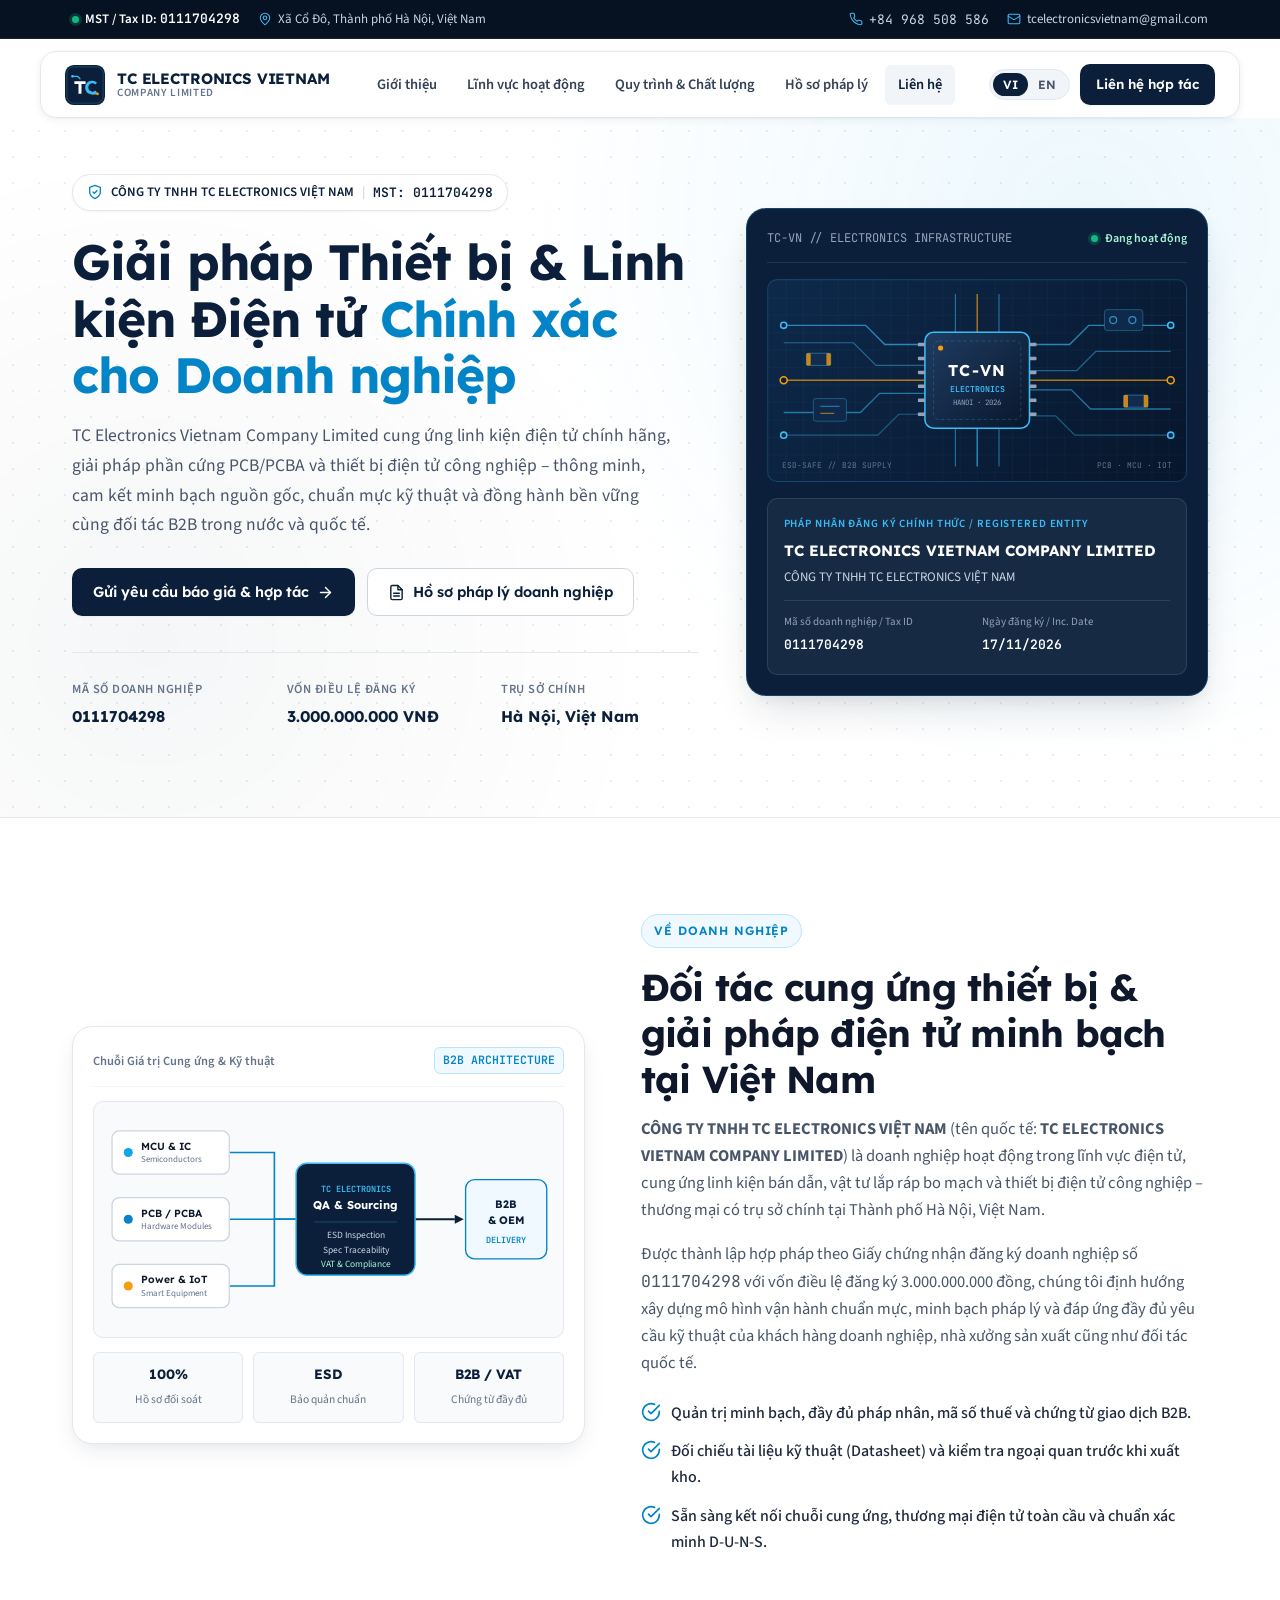
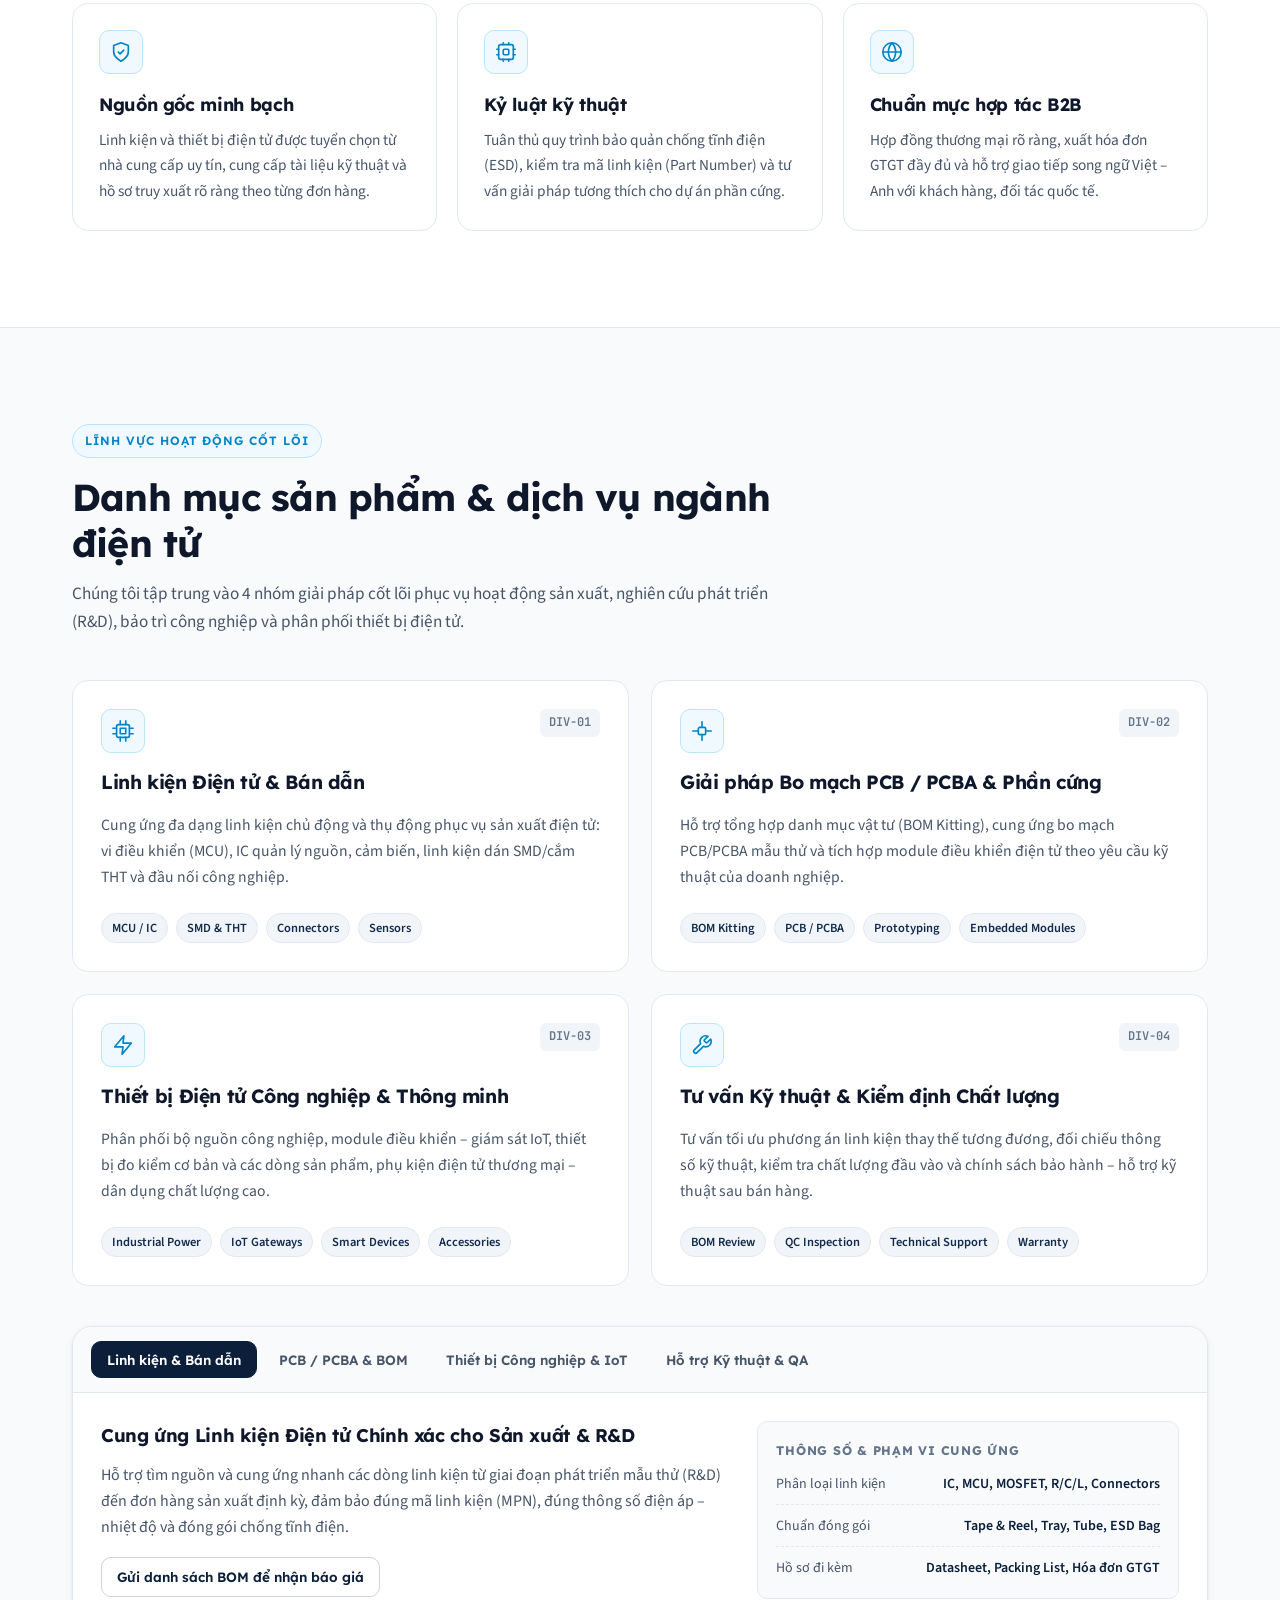
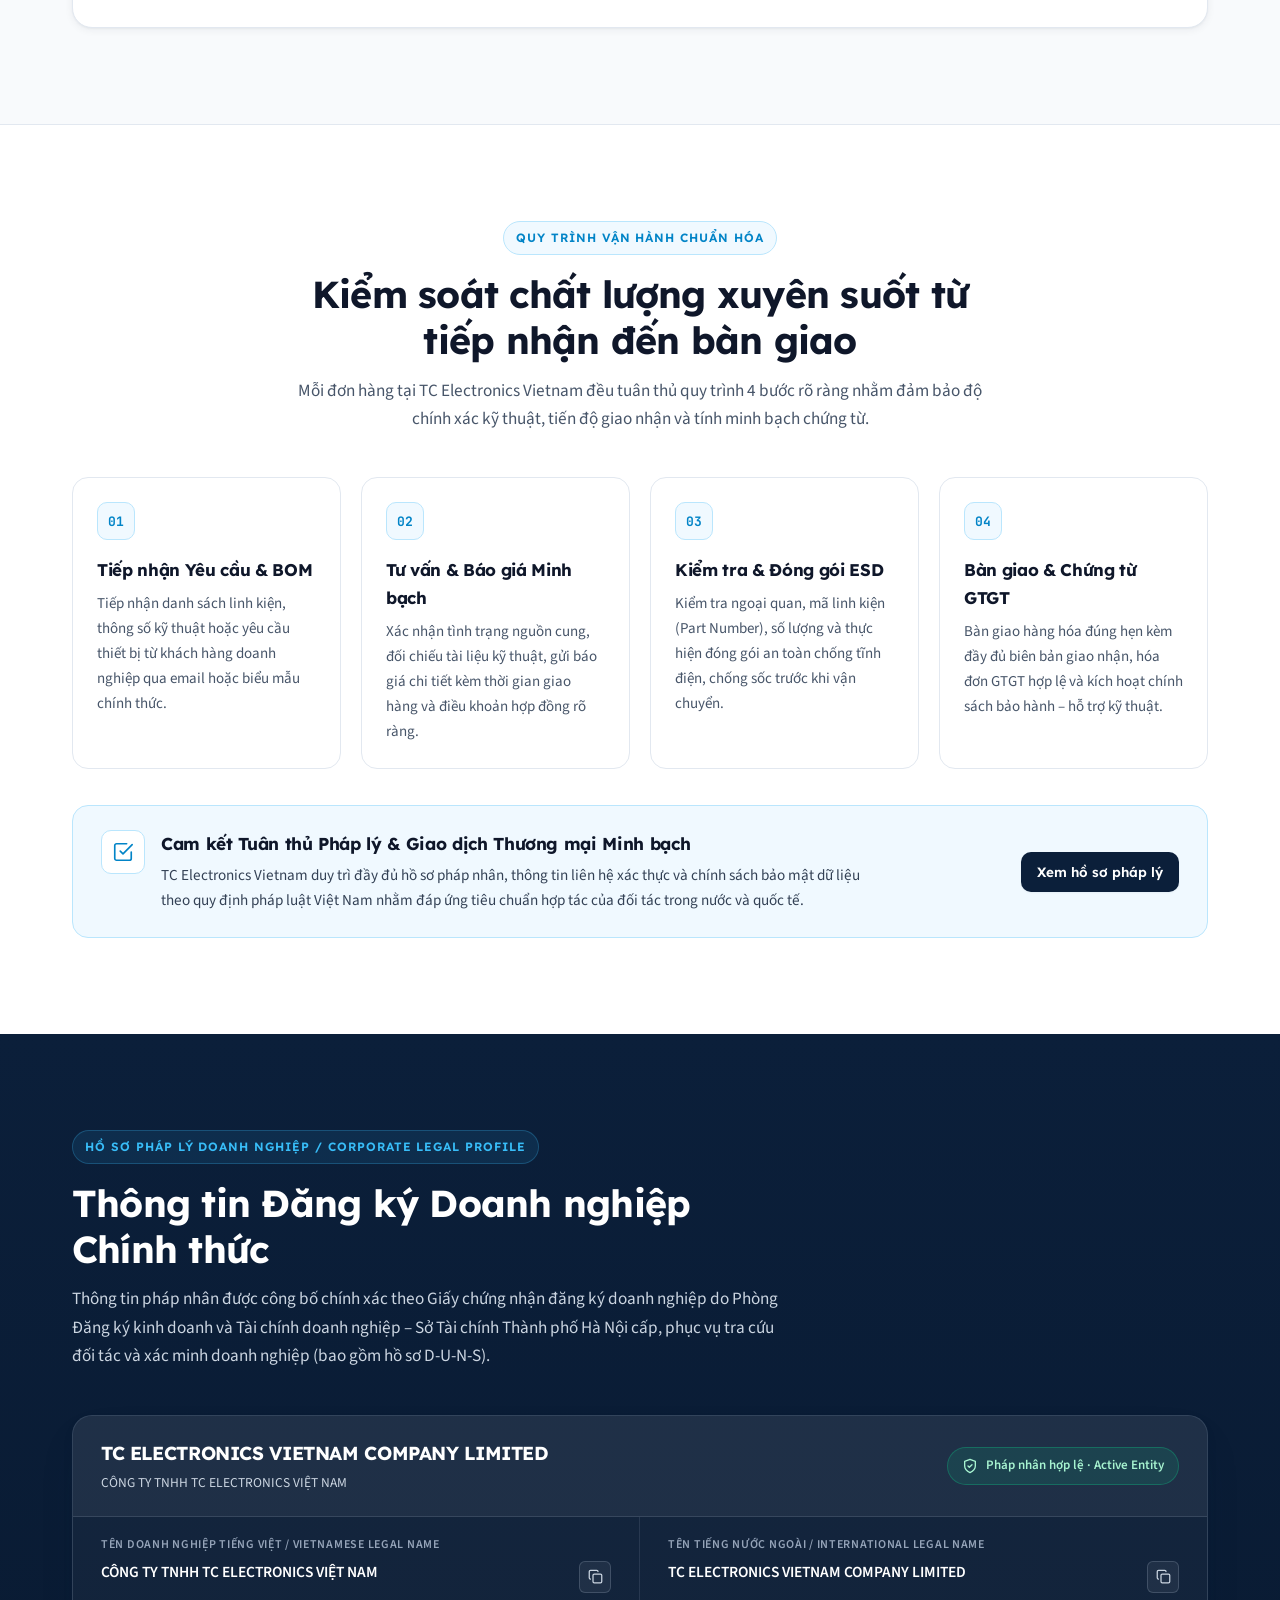
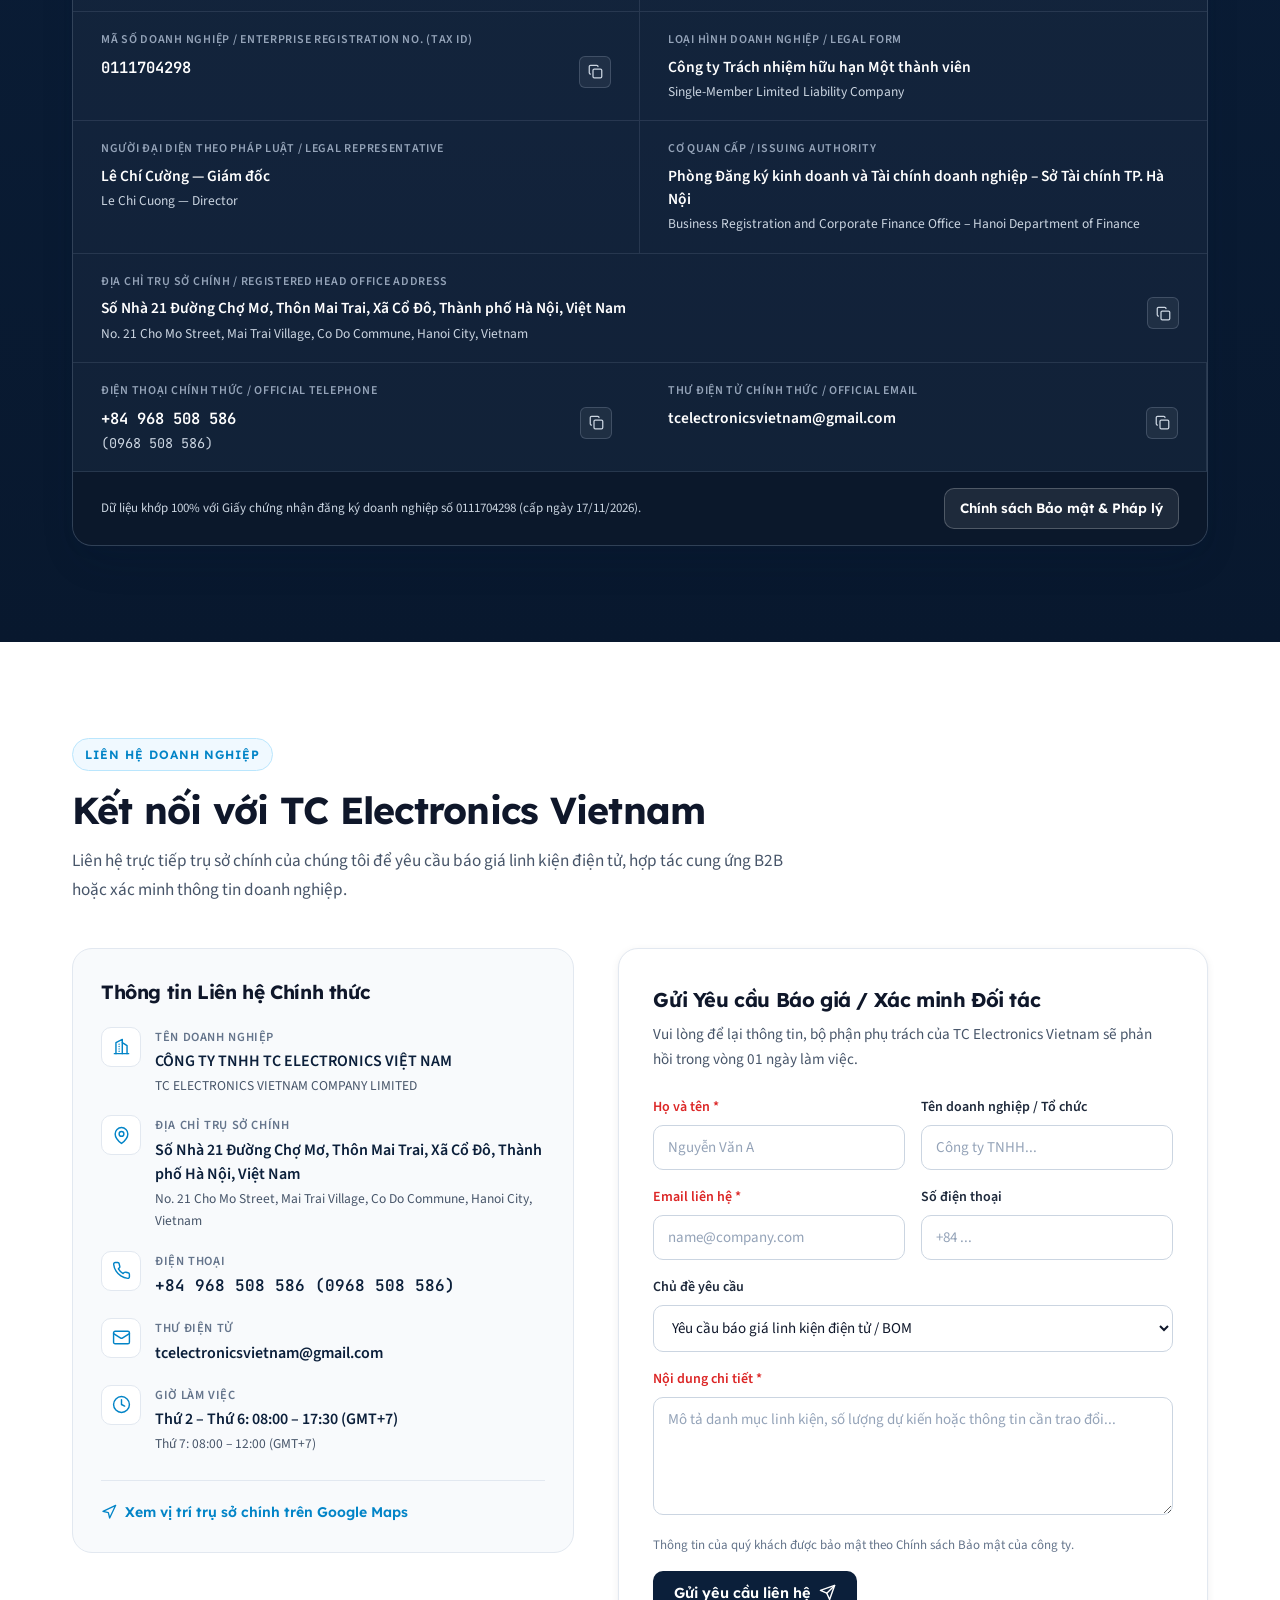
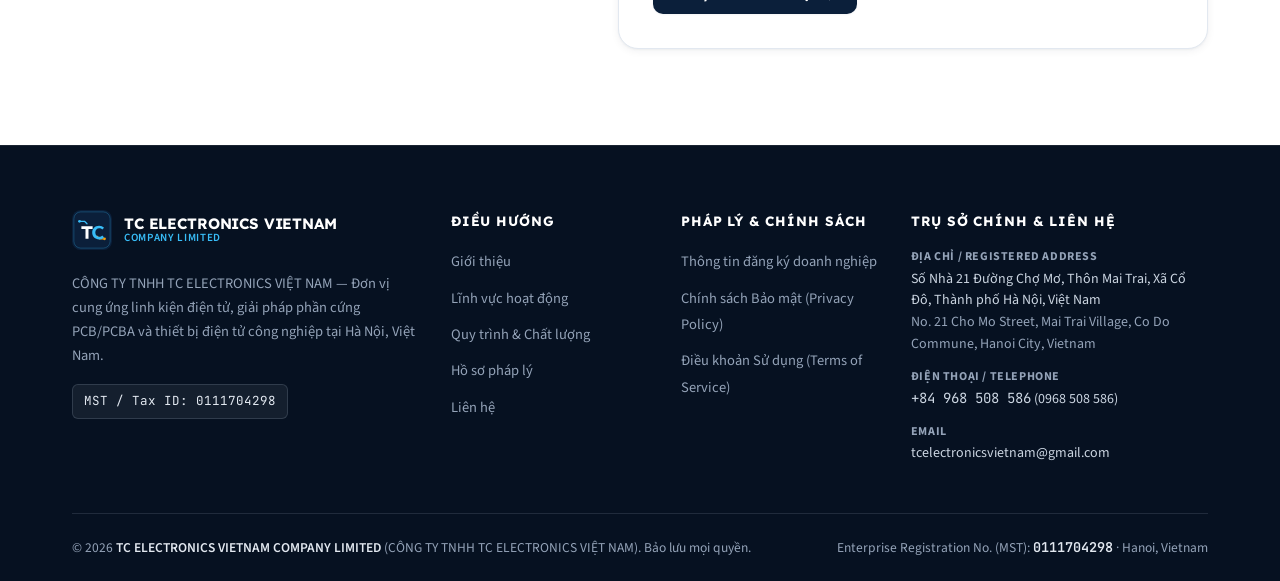
<file: index.html>
<!DOCTYPE html>
<html lang="vi">
<head>
  <meta charset="UTF-8">
  <meta name="viewport" content="width=device-width, initial-scale=1.0">
  <title>CÔNG TY TNHH TC ELECTRONICS VIỆT NAM | TC ELECTRONICS VIETNAM COMPANY LIMITED</title>
  <meta name="description" content="CÔNG TY TNHH TC ELECTRONICS VIỆT NAM (TC ELECTRONICS VIETNAM COMPANY LIMITED) – Mã số doanh nghiệp: 0111704298. Cung ứng linh kiện điện tử, giải pháp phần cứng PCB/PCBA và thiết bị điện tử công nghiệp tại Hà Nội, Việt Nam.">
  <meta name="robots" content="index, follow">
  <meta name="theme-color" content="#0B1F3A">

  <!-- Open Graph -->
  <meta property="og:type" content="website">
  <meta property="og:title" content="TC ELECTRONICS VIETNAM COMPANY LIMITED — Precision Electronic Solutions">
  <meta property="og:description" content="CÔNG TY TNHH TC ELECTRONICS VIỆT NAM (MST: 0111704298) – Linh kiện điện tử, giải pháp PCB/PCBA và thiết bị điện tử công nghiệp tại Hà Nội, Việt Nam.">
  <meta property="og:locale" content="vi_VN">
  <meta property="og:locale:alternate" content="en_US">

  <link rel="icon" type="image/svg+xml" href="assets/favicon.svg">

  <!-- Google Fonts: Lexend + Source Sans 3 + JetBrains Mono (Full Vietnamese Support) -->
  <link rel="preconnect" href="https://fonts.googleapis.com">
  <link rel="preconnect" href="https://fonts.gstatic.com" crossorigin>
  <link href="https://fonts.googleapis.com/css2?family=JetBrains+Mono:wght@500;600;700&family=Lexend:wght@500;600;700&family=Source+Sans+3:wght@400;500;600;700&display=swap" rel="stylesheet">

  <link rel="stylesheet" href="styles.css">

  <!-- Structured Data (Organization Schema for Business Verification & Search) -->
  <script type="application/ld+json">
  {
    "@context": "https://schema.org",
    "@type": "Organization",
    "name": "TC ELECTRONICS VIETNAM COMPANY LIMITED",
    "legalName": "CÔNG TY TNHH TC ELECTRONICS VIỆT NAM",
    "alternateName": [
      "TC ELECTRONICS VIETNAM COMPANY LIMITED",
      "CÔNG TY TNHH TC ELECTRONICS VIỆT NAM"
    ],
    "taxID": "0111704298",
    "foundingDate": "2026-11-17",
    "description": "Vietnamese electronics enterprise specializing in electronic components supply, PCB/PCBA sourcing, industrial and smart electronic equipment, and B2B technical solutions.",
    "address": {
      "@type": "PostalAddress",
      "streetAddress": "No. 21 Cho Mo Street, Mai Trai Village, Co Do Commune",
      "addressLocality": "Hanoi",
      "addressRegion": "Hanoi",
      "addressCountry": "VN"
    },
    "telephone": "+84-968-508-586",
    "email": "tcelectronicsvietnam@gmail.com",
    "contactPoint": {
      "@type": "ContactPoint",
      "telephone": "+84-968-508-586",
      "email": "tcelectronicsvietnam@gmail.com",
      "contactType": "corporate verification and B2B sales",
      "areaServed": ["VN", "Worldwide"],
      "availableLanguage": ["Vietnamese", "English"]
    }
  }
  </script>
</head>
<body>
  <a href="#main-content" class="skip-link" data-i18n="skip">Chuyển tới nội dung chính</a>

  <!-- Top Corporate Utility Bar -->
  <div class="top-bar" role="region" aria-label="Thông tin doanh nghiệp nhanh">
    <div class="container top-bar__inner">
      <div class="top-bar__group">
        <span class="top-bar__badge">
          <span class="top-bar__dot" aria-hidden="true"></span>
          <span>MST / Tax ID: <span class="mono">0111704298</span></span>
        </span>
        <span class="top-bar__item top-bar__hide-mobile">
          <svg viewBox="0 0 24 24" fill="none" stroke="currentColor" stroke-width="1.8" stroke-linecap="round" stroke-linejoin="round" aria-hidden="true"><path d="M20 10c0 6-8 12-8 12s-8-6-8-12a8 8 0 0 1 16 0Z"/><circle cx="12" cy="10" r="3"/></svg>
          <span data-i18n="topbar.location">Xã Cổ Đô, Thành phố Hà Nội, Việt Nam</span>
        </span>
      </div>
      <div class="top-bar__group">
        <a href="tel:+84968508586" class="top-bar__item">
          <svg viewBox="0 0 24 24" fill="none" stroke="currentColor" stroke-width="1.8" stroke-linecap="round" stroke-linejoin="round" aria-hidden="true"><path d="M22 16.92v3a2 2 0 0 1-2.18 2 19.79 19.79 0 0 1-8.63-3.07 19.5 19.5 0 0 1-6-6 19.79 19.79 0 0 1-3.07-8.67A2 2 0 0 1 4.11 2h3a2 2 0 0 1 2 1.72c.127.96.361 1.903.7 2.81a2 2 0 0 1-.45 2.11L8.09 9.91a16 16 0 0 0 6 6l1.27-1.27a2 2 0 0 1 2.11-.45c.907.339 1.85.573 2.81.7A2 2 0 0 1 22 16.92z"/></svg>
          <span class="mono">+84 968 508 586</span>
        </a>
        <a href="mailto:tcelectronicsvietnam@gmail.com" class="top-bar__item top-bar__hide-mobile">
          <svg viewBox="0 0 24 24" fill="none" stroke="currentColor" stroke-width="1.8" stroke-linecap="round" stroke-linejoin="round" aria-hidden="true"><rect width="20" height="16" x="2" y="4" rx="2"/><path d="m22 7-8.97 5.7a1.94 1.94 0 0 1-2.06 0L2 7"/></svg>
          <span>tcelectronicsvietnam@gmail.com</span>
        </a>
      </div>
    </div>
  </div>

  <!-- Floating Sticky Header -->
  <div class="header-wrap">
    <header class="site-header" id="site-header">
      <div class="site-header__inner">
        <a href="#" class="brand" aria-label="TC Electronics Vietnam — Trang chủ">
          <img src="assets/favicon.svg" alt="" width="40" height="40" class="brand__logo">
          <span class="brand__text">
            <span class="brand__name">TC ELECTRONICS VIETNAM</span>
            <span class="brand__sub">COMPANY LIMITED</span>
          </span>
        </a>

        <nav class="nav-desktop" aria-label="Điều hướng chính">
          <a href="#about" class="nav-link" data-i18n="nav.about">Giới thiệu</a>
          <a href="#solutions" class="nav-link" data-i18n="nav.solutions">Lĩnh vực hoạt động</a>
          <a href="#quality" class="nav-link" data-i18n="nav.quality">Quy trình &amp; Chất lượng</a>
          <a href="#corporate-profile" class="nav-link" data-i18n="nav.profile">Hồ sơ pháp lý</a>
          <a href="#contact" class="nav-link" data-i18n="nav.contact">Liên hệ</a>
        </nav>

        <div class="header-actions">
          <div class="lang-switch" role="group" aria-label="Chuyển đổi ngôn ngữ">
            <button type="button" class="lang-switch__btn" data-lang-btn="vi" aria-pressed="true">VI</button>
            <button type="button" class="lang-switch__btn" data-lang-btn="en" aria-pressed="false">EN</button>
          </div>
          <a href="#contact" class="btn btn--primary btn--sm header-cta" data-i18n="nav.cta">Liên hệ hợp tác</a>
          <button type="button" class="menu-toggle" id="menu-toggle" aria-expanded="false" aria-controls="mobile-nav" aria-label="Mở menu điều hướng">
            <svg viewBox="0 0 24 24" fill="none" stroke="currentColor" stroke-width="2" stroke-linecap="round" stroke-linejoin="round" width="20" height="20" aria-hidden="true">
              <line x1="4" x2="20" y1="6" y2="6"/>
              <line x1="4" x2="20" y1="12" y2="12"/>
              <line x1="4" x2="20" y1="18" y2="18"/>
            </svg>
          </button>
        </div>
      </div>

      <!-- Mobile Navigation Drawer -->
      <nav class="mobile-nav" id="mobile-nav" aria-label="Điều hướng di động">
        <div class="mobile-nav__list">
          <a href="#about" class="mobile-nav__link" data-i18n="nav.about">Giới thiệu</a>
          <a href="#solutions" class="mobile-nav__link" data-i18n="nav.solutions">Lĩnh vực hoạt động</a>
          <a href="#quality" class="mobile-nav__link" data-i18n="nav.quality">Quy trình &amp; Chất lượng</a>
          <a href="#corporate-profile" class="mobile-nav__link" data-i18n="nav.profile">Hồ sơ pháp lý</a>
          <a href="#contact" class="mobile-nav__link" data-i18n="nav.contact">Liên hệ</a>
        </div>
        <a href="#contact" class="btn btn--primary" style="width: 100%;" data-i18n="nav.cta">Liên hệ hợp tác</a>
      </nav>
    </header>
  </div>

  <main id="main-content">
    <!-- Hero Section -->
    <section class="hero" aria-labelledby="hero-heading">
      <div class="container hero__grid">
        <div>
          <div class="hero__badge">
            <svg viewBox="0 0 24 24" fill="none" stroke="currentColor" stroke-width="2" stroke-linecap="round" stroke-linejoin="round" aria-hidden="true"><path d="M12 22s8-4 8-10V5l-8-3-8 3v7c0 6 8 10 8 10z"/><path d="m9 12 2 2 4-4"/></svg>
            <span data-i18n="hero.badgeName">CÔNG TY TNHH TC ELECTRONICS VIỆT NAM</span>
            <span class="hero__badge-divider" aria-hidden="true">|</span>
            <span class="mono" data-i18n="hero.badgeTax">MST: 0111704298</span>
          </div>

          <h1 class="hero__title" id="hero-heading">
            <span data-i18n="hero.titleMain">Giải pháp Thiết bị &amp; Linh kiện Điện tử</span>
            <span class="hero__title-accent" data-i18n="hero.titleAccent">Chính xác cho Doanh nghiệp</span>
          </h1>

          <p class="hero__subtitle" data-i18n="hero.subtitle">
            TC Electronics Vietnam Company Limited cung ứng linh kiện điện tử chính hãng, giải pháp phần cứng PCB/PCBA và thiết bị điện tử công nghiệp – thông minh, cam kết minh bạch nguồn gốc, chuẩn mực kỹ thuật và đồng hành bền vững cùng đối tác B2B trong nước và quốc tế.
          </p>

          <div class="hero__actions">
            <a href="#contact" class="btn btn--primary">
              <span data-i18n="hero.ctaPrimary">Gửi yêu cầu báo giá &amp; hợp tác</span>
              <svg viewBox="0 0 24 24" fill="none" stroke="currentColor" stroke-width="2" stroke-linecap="round" stroke-linejoin="round" aria-hidden="true"><path d="M5 12h14"/><path d="m12 5 7 7-7 7"/></svg>
            </a>
            <a href="#corporate-profile" class="btn btn--outline">
              <svg viewBox="0 0 24 24" fill="none" stroke="currentColor" stroke-width="2" stroke-linecap="round" stroke-linejoin="round" aria-hidden="true"><path d="M14 2H6a2 2 0 0 0-2 2v16a2 2 0 0 0 2 2h12a2 2 0 0 0 2-2V8z"/><polyline points="14 2 14 8 20 8"/><line x1="16" x2="8" y1="13" y2="13"/><line x1="16" x2="8" y1="17" y2="17"/></svg>
              <span data-i18n="hero.ctaSecondary">Hồ sơ pháp lý doanh nghiệp</span>
            </a>
          </div>

          <div class="hero__facts">
            <div>
              <div class="fact-item__label" data-i18n="hero.fact1Label">Mã số doanh nghiệp</div>
              <div class="fact-item__value mono">0111704298</div>
            </div>
            <div>
              <div class="fact-item__label" data-i18n="hero.fact2Label">Vốn điều lệ đăng ký</div>
              <div class="fact-item__value" data-i18n="hero.fact2Val">3.000.000.000 VNĐ</div>
            </div>
            <div>
              <div class="fact-item__label" data-i18n="hero.fact3Label">Trụ sở chính</div>
              <div class="fact-item__value" data-i18n="hero.fact3Val">Hà Nội, Việt Nam</div>
            </div>
          </div>
        </div>

        <!-- Precision Hardware & Entity Showcase Card -->
        <aside class="hero-card" aria-label="Tổng quan kỹ thuật và pháp nhân doanh nghiệp">
          <div class="hero-card__chrome">
            <span class="mono">TC-VN // ELECTRONICS INFRASTRUCTURE</span>
            <span class="hero-card__status">
              <span class="top-bar__dot" aria-hidden="true"></span>
              <span data-i18n="hero.cardStatus">Đang hoạt động</span>
            </span>
          </div>

          <div class="hero-card__visual">
            <!-- Custom Precision PCB & Microcontroller Architectural SVG -->
            <svg viewBox="0 0 480 230" fill="none" xmlns="http://www.w3.org/2000/svg" role="img" aria-label="Minh họa bo mạch điện tử chính xác và vi điều khiển công nghiệp">
              <defs>
                <pattern id="pcbGrid" width="20" height="20" patternUnits="userSpaceOnUse">
                  <path d="M 20 0 L 0 0 0 20" fill="none" stroke="#38BDF8" stroke-opacity="0.09" stroke-width="1"/>
                </pattern>
                <linearGradient id="chipGrad" x1="190" y1="65" x2="290" y2="165" gradientUnits="userSpaceOnUse">
                  <stop stop-color="#1E3A5F"/>
                  <stop offset="1" stop-color="#0A192F"/>
                </linearGradient>
              </defs>
              <rect width="480" height="230" fill="url(#pcbGrid)"/>

              <!-- Precision Routing Traces Left -->
              <path d="M18 52H112L134 74H180" stroke="#38BDF8" stroke-opacity="0.65" stroke-width="1.6"/>
              <path d="M18 72H98L124 98H180" stroke="#38BDF8" stroke-opacity="0.45" stroke-width="1.4"/>
              <path d="M18 115H180" stroke="#F59E0B" stroke-opacity="0.7" stroke-width="1.8"/>
              <path d="M18 152H106L128 130H180" stroke="#38BDF8" stroke-opacity="0.55" stroke-width="1.5"/>
              <path d="M18 178H126L150 154H180" stroke="#38BDF8" stroke-opacity="0.38" stroke-width="1.4"/>

              <!-- Precision Routing Traces Right -->
              <path d="M462 52H368L346 74H300" stroke="#38BDF8" stroke-opacity="0.65" stroke-width="1.6"/>
              <path d="M462 82H376L354 104H300" stroke="#38BDF8" stroke-opacity="0.45" stroke-width="1.4"/>
              <path d="M462 115H300" stroke="#F59E0B" stroke-opacity="0.7" stroke-width="1.8"/>
              <path d="M462 148H370L348 126H300" stroke="#38BDF8" stroke-opacity="0.55" stroke-width="1.5"/>
              <path d="M462 178H352L330 156H300" stroke="#38BDF8" stroke-opacity="0.38" stroke-width="1.4"/>

              <!-- Vertical Traces Top & Bottom -->
              <path d="M215 16V60" stroke="#38BDF8" stroke-opacity="0.5" stroke-width="1.4"/>
              <path d="M240 16V60" stroke="#F59E0B" stroke-opacity="0.7" stroke-width="1.6"/>
              <path d="M265 16V60" stroke="#38BDF8" stroke-opacity="0.5" stroke-width="1.4"/>
              <path d="M215 170V214" stroke="#38BDF8" stroke-opacity="0.5" stroke-width="1.4"/>
              <path d="M240 170V214" stroke="#38BDF8" stroke-opacity="0.7" stroke-width="1.6"/>
              <path d="M265 170V214" stroke="#38BDF8" stroke-opacity="0.5" stroke-width="1.4"/>

              <!-- Gold Vias & Pads -->
              <circle cx="18" cy="52" r="3.5" fill="#0B1F3A" stroke="#38BDF8" stroke-width="1.8"/>
              <circle cx="18" cy="115" r="4" fill="#0B1F3A" stroke="#F59E0B" stroke-width="1.8"/>
              <circle cx="18" cy="178" r="3.5" fill="#0B1F3A" stroke="#38BDF8" stroke-width="1.8"/>
              <circle cx="462" cy="52" r="3.5" fill="#0B1F3A" stroke="#38BDF8" stroke-width="1.8"/>
              <circle cx="462" cy="115" r="4" fill="#0B1F3A" stroke="#F59E0B" stroke-width="1.8"/>
              <circle cx="462" cy="178" r="3.5" fill="#0B1F3A" stroke="#38BDF8" stroke-width="1.8"/>

              <!-- SMD Component Footprints -->
              <rect x="44" y="84" width="28" height="14" rx="2" fill="#132C4E" stroke="#38BDF8" stroke-opacity="0.5"/>
              <rect x="44" y="84" width="5" height="14" rx="1" fill="#F59E0B" fill-opacity="0.8"/>
              <rect x="67" y="84" width="5" height="14" rx="1" fill="#F59E0B" fill-opacity="0.8"/>

              <rect x="408" y="132" width="28" height="14" rx="2" fill="#132C4E" stroke="#38BDF8" stroke-opacity="0.5"/>
              <rect x="408" y="132" width="5" height="14" rx="1" fill="#F59E0B" fill-opacity="0.8"/>
              <rect x="431" y="132" width="5" height="14" rx="1" fill="#F59E0B" fill-opacity="0.8"/>

              <rect x="386" y="34" width="44" height="24" rx="3" fill="#0F294A" stroke="#38BDF8" stroke-opacity="0.4"/>
              <circle cx="396" cy="46" r="4" stroke="#38BDF8" stroke-opacity="0.7" stroke-width="1.4"/>
              <circle cx="418" cy="46" r="4" stroke="#38BDF8" stroke-opacity="0.7" stroke-width="1.4"/>

              <rect x="52" y="136" width="38" height="26" rx="3" fill="#0F294A" stroke="#38BDF8" stroke-opacity="0.4"/>
              <line x1="60" y1="145" x2="82" y2="145" stroke="#38BDF8" stroke-opacity="0.5" stroke-width="1.5"/>
              <line x1="60" y1="153" x2="76" y2="153" stroke="#F59E0B" stroke-opacity="0.6" stroke-width="1.5"/>

              <!-- Central QFN Microcontroller Package -->
              <rect x="180" y="60" width="120" height="110" rx="10" fill="url(#chipGrad)" stroke="#38BDF8" stroke-width="1.8"/>
              <rect x="190" y="70" width="100" height="90" rx="6" fill="none" stroke="#38BDF8" stroke-opacity="0.28" stroke-dasharray="4 3"/>
              <!-- Pin 1 Marker -->
              <circle cx="198" cy="78" r="3" fill="#F59E0B"/>
              <!-- Chip Pins -->
              <g fill="#94A3B8">
                <rect x="172" y="72" width="8" height="4" rx="1"/>
                <rect x="172" y="88" width="8" height="4" rx="1"/>
                <rect x="172" y="104" width="8" height="4" rx="1"/>
                <rect x="172" y="120" width="8" height="4" rx="1"/>
                <rect x="172" y="136" width="8" height="4" rx="1"/>
                <rect x="172" y="152" width="8" height="4" rx="1"/>

                <rect x="300" y="72" width="8" height="4" rx="1"/>
                <rect x="300" y="88" width="8" height="4" rx="1"/>
                <rect x="300" y="104" width="8" height="4" rx="1"/>
                <rect x="300" y="120" width="8" height="4" rx="1"/>
                <rect x="300" y="136" width="8" height="4" rx="1"/>
                <rect x="300" y="152" width="8" height="4" rx="1"/>
              </g>
              <!-- Chip Engraving -->
              <text x="240" y="110" text-anchor="middle" fill="#FFFFFF" font-family="Lexend, sans-serif" font-size="18" font-weight="700" letter-spacing="1.5">TC-VN</text>
              <text x="240" y="128" text-anchor="middle" fill="#38BDF8" font-family="JetBrains Mono, monospace" font-size="9.5" font-weight="600">ELECTRONICS</text>
              <text x="240" y="143" text-anchor="middle" fill="#94A3B8" font-family="JetBrains Mono, monospace" font-size="8.5">HANOI · 2026</text>

              <!-- Corner Spec Coordinates -->
              <text x="16" y="216" fill="#64748B" font-family="JetBrains Mono, monospace" font-size="9">ESD-SAFE // B2B SUPPLY</text>
              <text x="464" y="216" text-anchor="end" fill="#64748B" font-family="JetBrains Mono, monospace" font-size="9">PCB · MCU · IOT</text>
            </svg>
          </div>

          <div class="hero-card__entity">
            <div class="hero-card__entity-label" data-i18n="hero.entityLabel">Pháp nhân đăng ký chính thức / Registered Entity</div>
            <div class="hero-card__entity-name">TC ELECTRONICS VIETNAM COMPANY LIMITED</div>
            <div class="hero-card__entity-vn">CÔNG TY TNHH TC ELECTRONICS VIỆT NAM</div>
            <div class="hero-card__meta-grid">
              <div>
                <span class="hero-card__meta-k" data-i18n="hero.metaTax">Mã số doanh nghiệp / Tax ID</span>
                <span class="hero-card__meta-v">0111704298</span>
              </div>
              <div>
                <span class="hero-card__meta-k" data-i18n="hero.metaDate">Ngày đăng ký / Inc. Date</span>
                <span class="hero-card__meta-v">17/11/2026</span>
              </div>
            </div>
          </div>
        </aside>
      </div>
    </section>

    <!-- About Section -->
    <section class="section" id="about" aria-labelledby="about-heading">
      <div class="container">
        <div class="about-grid">
          <div class="spec-frame">
            <div class="spec-frame__header">
              <span data-i18n="about.diagramTitle">Chuỗi Giá trị Cung ứng &amp; Kỹ thuật</span>
              <span class="spec-frame__tag">B2B ARCHITECTURE</span>
            </div>
            <div class="spec-frame__canvas">
              <svg viewBox="0 0 520 260" fill="none" xmlns="http://www.w3.org/2000/svg" role="img" aria-label="Sơ đồ chuỗi cung ứng linh kiện, kiểm soát chất lượng và phân phối B2B của TC Electronics Vietnam">
                <!-- Connecting lines -->
                <path d="M150 56H200V130H224" stroke="#0284C7" stroke-width="1.8"/>
                <path d="M150 130H224" stroke="#0284C7" stroke-width="1.8"/>
                <path d="M150 204H200V130H224" stroke="#0284C7" stroke-width="1.8"/>
                <path d="M356 130H400" stroke="#0B1F3A" stroke-width="2"/>
                <polygon points="400,125 410,130 400,135" fill="#0B1F3A"/>

                <!-- Left Input Modules -->
                <rect x="20" y="32" width="130" height="48" rx="8" fill="#FFFFFF" stroke="#CBD5E1" stroke-width="1.4"/>
                <circle cx="38" cy="56" r="5" fill="#0EA5E9"/>
                <text x="52" y="53" fill="#0F172A" font-family="Lexend, sans-serif" font-size="11.5" font-weight="600">MCU &amp; IC</text>
                <text x="52" y="67" fill="#64748B" font-family="Source Sans 3, sans-serif" font-size="10">Semiconductors</text>

                <rect x="20" y="106" width="130" height="48" rx="8" fill="#FFFFFF" stroke="#CBD5E1" stroke-width="1.4"/>
                <circle cx="38" cy="130" r="5" fill="#0284C7"/>
                <text x="52" y="127" fill="#0F172A" font-family="Lexend, sans-serif" font-size="11.5" font-weight="600">PCB / PCBA</text>
                <text x="52" y="141" fill="#64748B" font-family="Source Sans 3, sans-serif" font-size="10">Hardware Modules</text>

                <rect x="20" y="180" width="130" height="48" rx="8" fill="#FFFFFF" stroke="#CBD5E1" stroke-width="1.4"/>
                <circle cx="38" cy="204" r="5" fill="#F59E0B"/>
                <text x="52" y="201" fill="#0F172A" font-family="Lexend, sans-serif" font-size="11.5" font-weight="600">Power &amp; IoT</text>
                <text x="52" y="215" fill="#64748B" font-family="Source Sans 3, sans-serif" font-size="10">Smart Equipment</text>

                <!-- Center Hub -->
                <rect x="224" y="68" width="132" height="124" rx="12" fill="#0B1F3A" stroke="#38BDF8" stroke-width="1.6"/>
                <text x="290" y="100" text-anchor="middle" fill="#38BDF8" font-family="JetBrains Mono, monospace" font-size="9.5" font-weight="600">TC ELECTRONICS</text>
                <text x="290" y="119" text-anchor="middle" fill="#FFFFFF" font-family="Lexend, sans-serif" font-size="12.5" font-weight="700">QA &amp; Sourcing</text>
                <line x1="244" y1="133" x2="336" y2="133" stroke="#38BDF8" stroke-opacity="0.3"/>
                <text x="290" y="151" text-anchor="middle" fill="#CBD5E1" font-family="Source Sans 3, sans-serif" font-size="10.5">ESD Inspection</text>
                <text x="290" y="167" text-anchor="middle" fill="#CBD5E1" font-family="Source Sans 3, sans-serif" font-size="10.5">Spec Traceability</text>
                <text x="290" y="183" text-anchor="middle" fill="#A7F3D0" font-family="Source Sans 3, sans-serif" font-size="10.5">VAT &amp; Compliance</text>

                <!-- Output Node -->
                <rect x="412" y="86" width="90" height="88" rx="10" fill="#F0F9FF" stroke="#0284C7" stroke-width="1.5"/>
                <text x="457" y="118" text-anchor="middle" fill="#0B1F3A" font-family="Lexend, sans-serif" font-size="12" font-weight="700">B2B</text>
                <text x="457" y="135" text-anchor="middle" fill="#0B1F3A" font-family="Lexend, sans-serif" font-size="12" font-weight="700">&amp; OEM</text>
                <text x="457" y="156" text-anchor="middle" fill="#0284C7" font-family="JetBrains Mono, monospace" font-size="9.5" font-weight="600">DELIVERY</text>
              </svg>
            </div>
            <div class="spec-frame__footer">
              <div class="spec-chip">
                <span class="spec-chip__val">100%</span>
                <span class="spec-chip__lbl" data-i18n="about.chip1">Hồ sơ đối soát</span>
              </div>
              <div class="spec-chip">
                <span class="spec-chip__val">ESD</span>
                <span class="spec-chip__lbl" data-i18n="about.chip2">Bảo quản chuẩn</span>
              </div>
              <div class="spec-chip">
                <span class="spec-chip__val">B2B / VAT</span>
                <span class="spec-chip__lbl" data-i18n="about.chip3">Chứng từ đầy đủ</span>
              </div>
            </div>
          </div>

          <div class="about-body">
            <span class="eyebrow" data-i18n="about.eyebrow">Về doanh nghiệp</span>
            <h2 class="section-title" id="about-heading" data-i18n="about.title">Đối tác cung ứng thiết bị &amp; giải pháp điện tử minh bạch tại Việt Nam</h2>
            <p data-i18n="about.p1">
              <strong>CÔNG TY TNHH TC ELECTRONICS VIỆT NAM</strong> (tên quốc tế: <strong>TC ELECTRONICS VIETNAM COMPANY LIMITED</strong>) là doanh nghiệp hoạt động trong lĩnh vực điện tử, cung ứng linh kiện bán dẫn, vật tư lắp ráp bo mạch và thiết bị điện tử công nghiệp – thương mại có trụ sở chính tại Thành phố Hà Nội, Việt Nam.
            </p>
            <p data-i18n="about.p2">
              Được thành lập hợp pháp theo Giấy chứng nhận đăng ký doanh nghiệp số <span class="mono">0111704298</span> với vốn điều lệ đăng ký 3.000.000.000 đồng, chúng tôi định hướng xây dựng mô hình vận hành chuẩn mực, minh bạch pháp lý và đáp ứng đầy đủ yêu cầu kỹ thuật của khách hàng doanh nghiệp, nhà xưởng sản xuất cũng như đối tác quốc tế.
            </p>

            <ul class="about-checklist">
              <li>
                <svg viewBox="0 0 24 24" fill="none" stroke="currentColor" stroke-width="2" stroke-linecap="round" stroke-linejoin="round" aria-hidden="true"><path d="M22 11.08V12a10 10 0 1 1-5.93-9.14"/><polyline points="22 4 12 14.01 9 11.01"/></svg>
                <span data-i18n="about.check1">Quản trị minh bạch, đầy đủ pháp nhân, mã số thuế và chứng từ giao dịch B2B.</span>
              </li>
              <li>
                <svg viewBox="0 0 24 24" fill="none" stroke="currentColor" stroke-width="2" stroke-linecap="round" stroke-linejoin="round" aria-hidden="true"><path d="M22 11.08V12a10 10 0 1 1-5.93-9.14"/><polyline points="22 4 12 14.01 9 11.01"/></svg>
                <span data-i18n="about.check2">Đối chiếu tài liệu kỹ thuật (Datasheet) và kiểm tra ngoại quan trước khi xuất kho.</span>
              </li>
              <li>
                <svg viewBox="0 0 24 24" fill="none" stroke="currentColor" stroke-width="2" stroke-linecap="round" stroke-linejoin="round" aria-hidden="true"><path d="M22 11.08V12a10 10 0 1 1-5.93-9.14"/><polyline points="22 4 12 14.01 9 11.01"/></svg>
                <span data-i18n="about.check3">Sẵn sàng kết nối chuỗi cung ứng, thương mại điện tử toàn cầu và chuẩn xác minh D-U-N-S.</span>
              </li>
            </ul>
          </div>
        </div>

        <!-- 3 Core Pillars -->
        <div class="pillars-grid">
          <article class="pillar-card">
            <div class="icon-box" aria-hidden="true">
              <svg viewBox="0 0 24 24" fill="none" stroke="currentColor" stroke-width="1.8" stroke-linecap="round" stroke-linejoin="round"><path d="M12 22s8-4 8-10V5l-8-3-8 3v7c0 6 8 10 8 10z"/><path d="m9 12 2 2 4-4"/></svg>
            </div>
            <h3 data-i18n="about.pillar1Title">Nguồn gốc minh bạch</h3>
            <p data-i18n="about.pillar1Desc">Linh kiện và thiết bị điện tử được tuyển chọn từ nhà cung cấp uy tín, cung cấp tài liệu kỹ thuật và hồ sơ truy xuất rõ ràng theo từng đơn hàng.</p>
          </article>

          <article class="pillar-card">
            <div class="icon-box" aria-hidden="true">
              <svg viewBox="0 0 24 24" fill="none" stroke="currentColor" stroke-width="1.8" stroke-linecap="round" stroke-linejoin="round"><rect width="16" height="16" x="4" y="4" rx="2"/><rect width="6" height="6" x="9" y="9" rx="1"/><path d="M15 2v2"/><path d="M15 20v2"/><path d="M2 15h2"/><path d="M2 9h2"/><path d="M20 15h2"/><path d="M20 9h2"/><path d="M9 2v2"/><path d="M9 20v2"/></svg>
            </div>
            <h3 data-i18n="about.pillar2Title">Kỷ luật kỹ thuật</h3>
            <p data-i18n="about.pillar2Desc">Tuân thủ quy trình bảo quản chống tĩnh điện (ESD), kiểm tra mã linh kiện (Part Number) và tư vấn giải pháp tương thích cho dự án phần cứng.</p>
          </article>

          <article class="pillar-card">
            <div class="icon-box" aria-hidden="true">
              <svg viewBox="0 0 24 24" fill="none" stroke="currentColor" stroke-width="1.8" stroke-linecap="round" stroke-linejoin="round"><circle cx="12" cy="12" r="10"/><line x1="2" x2="22" y1="12" y2="12"/><path d="M12 2a15.3 15.3 0 0 1 4 10 15.3 15.3 0 0 1-4 10 15.3 15.3 0 0 1-4-10 15.3 15.3 0 0 1 4-10z"/></svg>
            </div>
            <h3 data-i18n="about.pillar3Title">Chuẩn mực hợp tác B2B</h3>
            <p data-i18n="about.pillar3Desc">Hợp đồng thương mại rõ ràng, xuất hóa đơn GTGT đầy đủ và hỗ trợ giao tiếp song ngữ Việt – Anh với khách hàng, đối tác quốc tế.</p>
          </article>
        </div>
      </div>
    </section>

    <!-- Solutions & Business Scope Section -->
    <section class="section section--alt" id="solutions" aria-labelledby="solutions-heading">
      <div class="container">
        <div class="section-header">
          <span class="eyebrow" data-i18n="solutions.eyebrow">Lĩnh vực hoạt động cốt lõi</span>
          <h2 class="section-title" id="solutions-heading" data-i18n="solutions.title">Danh mục sản phẩm &amp; dịch vụ ngành điện tử</h2>
          <p class="section-lead" data-i18n="solutions.lead">
            Chúng tôi tập trung vào 4 nhóm giải pháp cốt lõi phục vụ hoạt động sản xuất, nghiên cứu phát triển (R&amp;D), bảo trì công nghiệp và phân phối thiết bị điện tử.
          </p>
        </div>

        <div class="solutions-grid">
          <article class="solution-card">
            <div class="solution-card__top">
              <div class="icon-box" style="margin-bottom:0;" aria-hidden="true">
                <svg viewBox="0 0 24 24" fill="none" stroke="currentColor" stroke-width="1.8" stroke-linecap="round" stroke-linejoin="round"><rect width="14" height="14" x="5" y="5" rx="2"/><path d="M9 9h6v6H9z"/><path d="M9 1v4"/><path d="M15 1v4"/><path d="M9 19v4"/><path d="M15 19v4"/><path d="M1 9h4"/><path d="M1 15h4"/><path d="M19 9h4"/><path d="M19 15h4"/></svg>
              </div>
              <span class="solution-card__code">DIV-01</span>
            </div>
            <h3 data-i18n="solutions.s1Title">Linh kiện Điện tử &amp; Bán dẫn</h3>
            <p data-i18n="solutions.s1Desc">Cung ứng đa dạng linh kiện chủ động và thụ động phục vụ sản xuất điện tử: vi điều khiển (MCU), IC quản lý nguồn, cảm biến, linh kiện dán SMD/cắm THT và đầu nối công nghiệp.</p>
            <div class="tag-list">
              <span class="tag">MCU / IC</span>
              <span class="tag">SMD &amp; THT</span>
              <span class="tag">Connectors</span>
              <span class="tag">Sensors</span>
            </div>
          </article>

          <article class="solution-card">
            <div class="solution-card__top">
              <div class="icon-box" style="margin-bottom:0;" aria-hidden="true">
                <svg viewBox="0 0 24 24" fill="none" stroke="currentColor" stroke-width="1.8" stroke-linecap="round" stroke-linejoin="round"><path d="M2 12h6"/><path d="M22 12h-6"/><path d="M12 2v6"/><path d="M12 22v-6"/><rect width="8" height="8" x="8" y="8" rx="1.5"/></svg>
              </div>
              <span class="solution-card__code">DIV-02</span>
            </div>
            <h3 data-i18n="solutions.s2Title">Giải pháp Bo mạch PCB / PCBA &amp; Phần cứng</h3>
            <p data-i18n="solutions.s2Desc">Hỗ trợ tổng hợp danh mục vật tư (BOM Kitting), cung ứng bo mạch PCB/PCBA mẫu thử và tích hợp module điều khiển điện tử theo yêu cầu kỹ thuật của doanh nghiệp.</p>
            <div class="tag-list">
              <span class="tag">BOM Kitting</span>
              <span class="tag">PCB / PCBA</span>
              <span class="tag">Prototyping</span>
              <span class="tag">Embedded Modules</span>
            </div>
          </article>

          <article class="solution-card">
            <div class="solution-card__top">
              <div class="icon-box" style="margin-bottom:0;" aria-hidden="true">
                <svg viewBox="0 0 24 24" fill="none" stroke="currentColor" stroke-width="1.8" stroke-linecap="round" stroke-linejoin="round"><path d="M13 2 3 14h9l-1 8 10-12h-9l1-8z"/></svg>
              </div>
              <span class="solution-card__code">DIV-03</span>
            </div>
            <h3 data-i18n="solutions.s3Title">Thiết bị Điện tử Công nghiệp &amp; Thông minh</h3>
            <p data-i18n="solutions.s3Desc">Phân phối bộ nguồn công nghiệp, module điều khiển – giám sát IoT, thiết bị đo kiểm cơ bản và các dòng sản phẩm, phụ kiện điện tử thương mại – dân dụng chất lượng cao.</p>
            <div class="tag-list">
              <span class="tag">Industrial Power</span>
              <span class="tag">IoT Gateways</span>
              <span class="tag">Smart Devices</span>
              <span class="tag">Accessories</span>
            </div>
          </article>

          <article class="solution-card">
            <div class="solution-card__top">
              <div class="icon-box" style="margin-bottom:0;" aria-hidden="true">
                <svg viewBox="0 0 24 24" fill="none" stroke="currentColor" stroke-width="1.8" stroke-linecap="round" stroke-linejoin="round"><path d="M14.7 6.3a1 1 0 0 0 0 1.4l1.6 1.6a1 1 0 0 0 1.4 0l3.77-3.77a6 6 0 0 1-7.94 7.94l-6.91 6.91a2.12 2.12 0 0 1-3-3l6.91-6.91a6 6 0 0 1 7.94-7.94l-3.76 3.76z"/></svg>
              </div>
              <span class="solution-card__code">DIV-04</span>
            </div>
            <h3 data-i18n="solutions.s4Title">Tư vấn Kỹ thuật &amp; Kiểm định Chất lượng</h3>
            <p data-i18n="solutions.s4Desc">Tư vấn tối ưu phương án linh kiện thay thế tương đương, đối chiếu thông số kỹ thuật, kiểm tra chất lượng đầu vào và chính sách bảo hành – hỗ trợ kỹ thuật sau bán hàng.</p>
            <div class="tag-list">
              <span class="tag">BOM Review</span>
              <span class="tag">QC Inspection</span>
              <span class="tag">Technical Support</span>
              <span class="tag">Warranty</span>
            </div>
          </article>
        </div>

        <!-- Interactive Technical Scope Explorer -->
        <div class="scope-explorer" aria-label="Chi tiết phạm vi kỹ thuật theo lĩnh vực">
          <div class="scope-tabs" role="tablist" aria-label="Chọn lĩnh vực kỹ thuật">
            <button type="button" class="scope-tab" role="tab" id="tab-components" aria-controls="panel-components" aria-selected="true" data-i18n="scope.tab1">Linh kiện &amp; Bán dẫn</button>
            <button type="button" class="scope-tab" role="tab" id="tab-pcba" aria-controls="panel-pcba" aria-selected="false" data-i18n="scope.tab2">PCB / PCBA &amp; BOM</button>
            <button type="button" class="scope-tab" role="tab" id="tab-industrial" aria-controls="panel-industrial" aria-selected="false" data-i18n="scope.tab3">Thiết bị Công nghiệp &amp; IoT</button>
            <button type="button" class="scope-tab" role="tab" id="tab-qa" aria-controls="panel-qa" aria-selected="false" data-i18n="scope.tab4">Hỗ trợ Kỹ thuật &amp; QA</button>
          </div>

          <div class="scope-panel is-active" role="tabpanel" id="panel-components" aria-labelledby="tab-components">
            <div>
              <h4 data-i18n="scope.p1Title">Cung ứng Linh kiện Điện tử Chính xác cho Sản xuất &amp; R&amp;D</h4>
              <p data-i18n="scope.p1Desc">Hỗ trợ tìm nguồn và cung ứng nhanh các dòng linh kiện từ giai đoạn phát triển mẫu thử (R&amp;D) đến đơn hàng sản xuất định kỳ, đảm bảo đúng mã linh kiện (MPN), đúng thông số điện áp – nhiệt độ và đóng gói chống tĩnh điện.</p>
              <a href="#contact" class="btn btn--outline btn--sm" data-i18n="scope.cta">Gửi danh sách BOM để nhận báo giá</a>
            </div>
            <div class="scope-specs">
              <div class="scope-specs__title" data-i18n="scope.specHeading">Thông số &amp; Phạm vi cung ứng</div>
              <ul class="scope-specs__list">
                <li><span data-i18n="scope.p1k1">Phân loại linh kiện</span><span data-i18n="scope.p1v1">IC, MCU, MOSFET, R/C/L, Connectors</span></li>
                <li><span data-i18n="scope.p1k2">Chuẩn đóng gói</span><span data-i18n="scope.p1v2">Tape &amp; Reel, Tray, Tube, ESD Bag</span></li>
                <li><span data-i18n="scope.p1k3">Hồ sơ đi kèm</span><span data-i18n="scope.p1v3">Datasheet, Packing List, Hóa đơn GTGT</span></li>
              </ul>
            </div>
          </div>

          <div class="scope-panel" role="tabpanel" id="panel-pcba" aria-labelledby="tab-pcba">
            <div>
              <h4 data-i18n="scope.p2Title">Tổng hợp Vật tư (BOM Kitting) &amp; Tích hợp Module Phần cứng</h4>
              <p data-i18n="scope.p2Desc">Đồng bộ hóa quy trình đặt hàng cho các đội ngũ kỹ sư và doanh nghiệp phần cứng: rà soát danh sách BOM, đề xuất linh kiện thay thế tối ưu chi phí – thời gian giao hàng và hỗ trợ cung ứng bo mạch mẫu thử.</p>
              <a href="#contact" class="btn btn--outline btn--sm" data-i18n="scope.cta">Gửi danh sách BOM để nhận báo giá</a>
            </div>
            <div class="scope-specs">
              <div class="scope-specs__title" data-i18n="scope.specHeading">Thông số &amp; Phạm vi cung ứng</div>
              <ul class="scope-specs__list">
                <li><span data-i18n="scope.p2k1">Tài liệu tiếp nhận</span><span>Excel BOM / Gerber / Spec Sheet</span></li>
                <li><span data-i18n="scope.p2k2">Quy mô đơn hàng</span><span data-i18n="scope.p2v2">Mẫu thử (Prototype) &amp; B2B định kỳ</span></li>
                <li><span data-i18n="scope.p2k3">Kiểm tra đầu ra</span><span data-i18n="scope.p2v3">Đối chiếu Part Number &amp; Ngoại quan</span></li>
              </ul>
            </div>
          </div>

          <div class="scope-panel" role="tabpanel" id="panel-industrial" aria-labelledby="tab-industrial">
            <div>
              <h4 data-i18n="scope.p3Title">Thiết bị Điện tử Công nghiệp, Nguồn &amp; Ứng dụng IoT</h4>
              <p data-i18n="scope.p3Desc">Cung cấp các bộ nguồn ổn áp công nghiệp, thiết bị chuyển đổi tín hiệu, cảm biến giám sát môi trường – năng lượng và thiết bị điện tử thông minh phục vụ vận hành nhà xưởng, văn phòng và dự án thương mại.</p>
              <a href="#contact" class="btn btn--outline btn--sm" data-i18n="scope.cta2">Trao đổi nhu cầu thiết bị</a>
            </div>
            <div class="scope-specs">
              <div class="scope-specs__title" data-i18n="scope.specHeading">Thông số &amp; Phạm vi cung ứng</div>
              <ul class="scope-specs__list">
                <li><span data-i18n="scope.p3k1">Nhóm thiết bị</span><span data-i18n="scope.p3v1">Power Supply, IoT Nodes, Smart Hardware</span></li>
                <li><span data-i18n="scope.p3k2">Khách hàng mục tiêu</span><span data-i18n="scope.p3v2">Doanh nghiệp, Nhà tích hợp hệ thống</span></li>
                <li><span data-i18n="scope.p3k3">Chính sách hậu mãi</span><span data-i18n="scope.p3v3">Bảo hành theo tiêu chuẩn hãng &amp; hợp đồng</span></li>
              </ul>
            </div>
          </div>

          <div class="scope-panel" role="tabpanel" id="panel-qa" aria-labelledby="tab-qa">
            <div>
              <h4 data-i18n="scope.p4Title">Tư vấn Kỹ thuật Chuyên sâu &amp; Kiểm soát Chất lượng</h4>
              <p data-i18n="scope.p4Desc">Đảm bảo tính ổn định cho dây chuyền và dự án của khách hàng thông qua quy trình xác minh thông số kỹ thuật, kiểm soát điều kiện lưu kho chống ẩm – chống tĩnh điện và hỗ trợ xử lý kỹ thuật kịp thời.</p>
              <a href="#contact" class="btn btn--outline btn--sm" data-i18n="scope.cta3">Kết nối bộ phận kỹ thuật</a>
            </div>
            <div class="scope-specs">
              <div class="scope-specs__title" data-i18n="scope.specHeading">Thông số &amp; Phạm vi cung ứng</div>
              <ul class="scope-specs__list">
                <li><span data-i18n="scope.p4k1">Tiêu chuẩn lưu kho</span><span data-i18n="scope.p4v1">Chống tĩnh điện ESD &amp; Kiểm soát ẩm</span></li>
                <li><span data-i18n="scope.p4k2">Tư vấn thay thế</span><span data-i18n="scope.p4v2">Cross-reference MPN tương đương</span></li>
                <li><span data-i18n="scope.p4k3">Kênh phản hồi</span><span data-i18n="scope.p4v3">Email &amp; Hotline trực tiếp giờ hành chính</span></li>
              </ul>
            </div>
          </div>
        </div>
      </div>
    </section>

    <!-- Quality & B2B Workflow Section -->
    <section class="section" id="quality" aria-labelledby="quality-heading">
      <div class="container">
        <div class="section-header section-header--center">
          <span class="eyebrow" data-i18n="quality.eyebrow">Quy trình vận hành chuẩn hóa</span>
          <h2 class="section-title" id="quality-heading" data-i18n="quality.title">Kiểm soát chất lượng xuyên suốt từ tiếp nhận đến bàn giao</h2>
          <p class="section-lead" data-i18n="quality.lead">
            Mỗi đơn hàng tại TC Electronics Vietnam đều tuân thủ quy trình 4 bước rõ ràng nhằm đảm bảo độ chính xác kỹ thuật, tiến độ giao nhận và tính minh bạch chứng từ.
          </p>
        </div>

        <div class="process-grid">
          <article class="process-step">
            <div class="process-step__num">01</div>
            <h3 data-i18n="quality.step1Title">Tiếp nhận Yêu cầu &amp; BOM</h3>
            <p data-i18n="quality.step1Desc">Tiếp nhận danh sách linh kiện, thông số kỹ thuật hoặc yêu cầu thiết bị từ khách hàng doanh nghiệp qua email hoặc biểu mẫu chính thức.</p>
          </article>

          <article class="process-step">
            <div class="process-step__num">02</div>
            <h3 data-i18n="quality.step2Title">Tư vấn &amp; Báo giá Minh bạch</h3>
            <p data-i18n="quality.step2Desc">Xác nhận tình trạng nguồn cung, đối chiếu tài liệu kỹ thuật, gửi báo giá chi tiết kèm thời gian giao hàng và điều khoản hợp đồng rõ ràng.</p>
          </article>

          <article class="process-step">
            <div class="process-step__num">03</div>
            <h3 data-i18n="quality.step3Title">Kiểm tra &amp; Đóng gói ESD</h3>
            <p data-i18n="quality.step3Desc">Kiểm tra ngoại quan, mã linh kiện (Part Number), số lượng và thực hiện đóng gói an toàn chống tĩnh điện, chống sốc trước khi vận chuyển.</p>
          </article>

          <article class="process-step">
            <div class="process-step__num">04</div>
            <h3 data-i18n="quality.step4Title">Bàn giao &amp; Chứng từ GTGT</h3>
            <p data-i18n="quality.step4Desc">Bàn giao hàng hóa đúng hẹn kèm đầy đủ biên bản giao nhận, hóa đơn GTGT hợp lệ và kích hoạt chính sách bảo hành – hỗ trợ kỹ thuật.</p>
          </article>
        </div>

        <div class="compliance-banner">
          <div class="compliance-banner__content">
            <div class="compliance-banner__icon" aria-hidden="true">
              <svg viewBox="0 0 24 24" fill="none" stroke="currentColor" stroke-width="1.8" stroke-linecap="round" stroke-linejoin="round"><path d="M9 11l3 3L22 4"/><path d="M21 12v7a2 2 0 0 1-2 2H5a2 2 0 0 1-2-2V5a2 2 0 0 1 2-2h11"/></svg>
            </div>
            <div>
              <h3 data-i18n="quality.bannerTitle">Cam kết Tuân thủ Pháp lý &amp; Giao dịch Thương mại Minh bạch</h3>
              <p data-i18n="quality.bannerDesc">TC Electronics Vietnam duy trì đầy đủ hồ sơ pháp nhân, thông tin liên hệ xác thực và chính sách bảo mật dữ liệu theo quy định pháp luật Việt Nam nhằm đáp ứng tiêu chuẩn hợp tác của đối tác trong nước và quốc tế.</p>
            </div>
          </div>
          <a href="#corporate-profile" class="btn btn--primary btn--sm" data-i18n="quality.bannerCta">Xem hồ sơ pháp lý</a>
        </div>
      </div>
    </section>

    <!-- Official Corporate Legal Profile (D-U-N-S Verification Ready) -->
    <section class="section section--dark" id="corporate-profile" aria-labelledby="profile-heading">
      <div class="container">
        <div class="section-header">
          <span class="eyebrow eyebrow--dark" data-i18n="profile.eyebrow">Hồ sơ Pháp lý Doanh nghiệp / Corporate Legal Profile</span>
          <h2 class="section-title" id="profile-heading" data-i18n="profile.title">Thông tin Đăng ký Doanh nghiệp Chính thức</h2>
          <p class="section-lead" data-i18n="profile.lead">
            Thông tin pháp nhân được công bố chính xác theo Giấy chứng nhận đăng ký doanh nghiệp do Phòng Đăng ký kinh doanh và Tài chính doanh nghiệp – Sở Tài chính Thành phố Hà Nội cấp, phục vụ tra cứu đối tác và xác minh doanh nghiệp (bao gồm hồ sơ D-U-N-S).
          </p>
        </div>

        <div class="profile-card">
          <div class="profile-card__head">
            <div class="profile-card__title-group">
              <h3>TC ELECTRONICS VIETNAM COMPANY LIMITED</h3>
              <p>CÔNG TY TNHH TC ELECTRONICS VIỆT NAM</p>
            </div>
            <div class="verified-pill">
              <svg viewBox="0 0 24 24" fill="none" stroke="currentColor" stroke-width="2" stroke-linecap="round" stroke-linejoin="round" aria-hidden="true"><path d="M12 22s8-4 8-10V5l-8-3-8 3v7c0 6 8 10 8 10z"/><path d="m9 12 2 2 4-4"/></svg>
              <span data-i18n="profile.statusBadge">Pháp nhân hợp lệ · Active Entity</span>
            </div>
          </div>

          <div class="ledger-grid">
            <!-- Vietnamese Legal Name -->
            <div class="ledger-row">
              <span class="ledger-row__label">Tên doanh nghiệp tiếng Việt / Vietnamese Legal Name</span>
              <div class="ledger-row__value-wrap">
                <span class="ledger-row__value">CÔNG TY TNHH TC ELECTRONICS VIỆT NAM</span>
                <button type="button" class="copy-btn" data-copy="CÔNG TY TNHH TC ELECTRONICS VIỆT NAM" aria-label="Sao chép tên công ty tiếng Việt" title="Copy">
                  <svg viewBox="0 0 24 24" fill="none" stroke="currentColor" stroke-width="2" stroke-linecap="round" stroke-linejoin="round" aria-hidden="true"><rect width="14" height="14" x="8" y="8" rx="2" ry="2"/><path d="M4 16c-1.1 0-2-.9-2-2V4c0-1.1.9-2 2-2h10c1.1 0 2 .9 2 2"/></svg>
                </button>
              </div>
            </div>

            <!-- International Legal Name -->
            <div class="ledger-row">
              <span class="ledger-row__label">Tên tiếng nước ngoài / International Legal Name</span>
              <div class="ledger-row__value-wrap">
                <span class="ledger-row__value">TC ELECTRONICS VIETNAM COMPANY LIMITED</span>
                <button type="button" class="copy-btn" data-copy="TC ELECTRONICS VIETNAM COMPANY LIMITED" aria-label="Sao chép tên công ty tiếng Anh" title="Copy">
                  <svg viewBox="0 0 24 24" fill="none" stroke="currentColor" stroke-width="2" stroke-linecap="round" stroke-linejoin="round" aria-hidden="true"><rect width="14" height="14" x="8" y="8" rx="2" ry="2"/><path d="M4 16c-1.1 0-2-.9-2-2V4c0-1.1.9-2 2-2h10c1.1 0 2 .9 2 2"/></svg>
                </button>
              </div>
            </div>

            <!-- Enterprise Registration Number -->
            <div class="ledger-row">
              <span class="ledger-row__label">Mã số doanh nghiệp / Enterprise Registration No. (Tax ID)</span>
              <div class="ledger-row__value-wrap">
                <span class="ledger-row__value mono">0111704298</span>
                <button type="button" class="copy-btn" data-copy="0111704298" aria-label="Sao chép mã số doanh nghiệp" title="Copy">
                  <svg viewBox="0 0 24 24" fill="none" stroke="currentColor" stroke-width="2" stroke-linecap="round" stroke-linejoin="round" aria-hidden="true"><rect width="14" height="14" x="8" y="8" rx="2" ry="2"/><path d="M4 16c-1.1 0-2-.9-2-2V4c0-1.1.9-2 2-2h10c1.1 0 2 .9 2 2"/></svg>
                </button>
              </div>
            </div>

            <!-- Legal Form -->
            <div class="ledger-row">
              <span class="ledger-row__label">Loại hình doanh nghiệp / Legal Form</span>
              <div class="ledger-row__value-wrap">
                <span class="ledger-row__value">
                  Công ty Trách nhiệm hữu hạn Một thành viên
                  <span class="ledger-row__sub">Single-Member Limited Liability Company</span>
                </span>
              </div>
            </div>

           
            <!-- Legal Representative -->
            <div class="ledger-row">
              <span class="ledger-row__label">Người đại diện theo pháp luật / Legal Representative</span>
              <div class="ledger-row__value-wrap">
                <span class="ledger-row__value">
                  Lê Chí Cường — Giám đốc
                  <span class="ledger-row__sub">Le Chi Cuong — Director</span>
                </span>
              </div>
            </div>

            <!-- Issuing Authority -->
            <div class="ledger-row">
              <span class="ledger-row__label">Cơ quan cấp / Issuing Authority</span>
              <div class="ledger-row__value-wrap">
                <span class="ledger-row__value">
                  Phòng Đăng ký kinh doanh và Tài chính doanh nghiệp – Sở Tài chính TP. Hà Nội
                  <span class="ledger-row__sub">Business Registration and Corporate Finance Office – Hanoi Department of Finance</span>
                </span>
              </div>
            </div>

            <!-- Registered Physical Head Office Address (Full Width for Unambiguous Matching) -->
            <div class="ledger-row ledger-row--full">
              <span class="ledger-row__label">Địa chỉ trụ sở chính / Registered Head Office Address</span>
              <div class="ledger-row__value-wrap">
                <span class="ledger-row__value">
                  Số Nhà 21 Đường Chợ Mơ, Thôn Mai Trai, Xã Cổ Đô, Thành phố Hà Nội, Việt Nam
                  <span class="ledger-row__sub">No. 21 Cho Mo Street, Mai Trai Village, Co Do Commune, Hanoi City, Vietnam</span>
                </span>
                <button type="button" class="copy-btn" data-copy="No. 21 Cho Mo Street, Mai Trai Village, Co Do Commune, Hanoi City, Vietnam" aria-label="Sao chép địa chỉ trụ sở chính" title="Copy English Address">
                  <svg viewBox="0 0 24 24" fill="none" stroke="currentColor" stroke-width="2" stroke-linecap="round" stroke-linejoin="round" aria-hidden="true"><rect width="14" height="14" x="8" y="8" rx="2" ry="2"/><path d="M4 16c-1.1 0-2-.9-2-2V4c0-1.1.9-2 2-2h10c1.1 0 2 .9 2 2"/></svg>
                </button>
              </div>
            </div>

            <!-- Official Telephone -->
            <div class="ledger-row">
              <span class="ledger-row__label">Điện thoại chính thức / Official Telephone</span>
              <div class="ledger-row__value-wrap">
                <a href="tel:+84968508586" class="ledger-row__value mono">+84 968 508 586 <span class="ledger-row__sub">(0968 508 586)</span></a>
                <button type="button" class="copy-btn" data-copy="+84 968 508 586" aria-label="Sao chép số điện thoại" title="Copy">
                  <svg viewBox="0 0 24 24" fill="none" stroke="currentColor" stroke-width="2" stroke-linecap="round" stroke-linejoin="round" aria-hidden="true"><rect width="14" height="14" x="8" y="8" rx="2" ry="2"/><path d="M4 16c-1.1 0-2-.9-2-2V4c0-1.1.9-2 2-2h10c1.1 0 2 .9 2 2"/></svg>
                </button>
              </div>
            </div>

            <!-- Official Email -->
            <div class="ledger-row">
              <span class="ledger-row__label">Thư điện tử chính thức / Official Email</span>
              <div class="ledger-row__value-wrap">
                <a href="mailto:tcelectronicsvietnam@gmail.com" class="ledger-row__value">tcelectronicsvietnam@gmail.com</a>
                <button type="button" class="copy-btn" data-copy="tcelectronicsvietnam@gmail.com" aria-label="Sao chép email doanh nghiệp" title="Copy">
                  <svg viewBox="0 0 24 24" fill="none" stroke="currentColor" stroke-width="2" stroke-linecap="round" stroke-linejoin="round" aria-hidden="true"><rect width="14" height="14" x="8" y="8" rx="2" ry="2"/><path d="M4 16c-1.1 0-2-.9-2-2V4c0-1.1.9-2 2-2h10c1.1 0 2 .9 2 2"/></svg>
                </button>
              </div>
            </div>
          </div>

          <div class="profile-card__foot">
            <span data-i18n="profile.footnote">Dữ liệu khớp 100% với Giấy chứng nhận đăng ký doanh nghiệp số 0111704298 (cấp ngày 17/11/2026).</span>
            <a href="privacy.html" class="btn btn--ghost-light btn--sm" data-i18n="profile.policyBtn">Chính sách Bảo mật &amp; Pháp lý</a>
          </div>
        </div>
      </div>
    </section>

    <!-- Contact Section -->
    <section class="section" id="contact" aria-labelledby="contact-heading">
      <div class="container">
        <div class="section-header">
          <span class="eyebrow" data-i18n="contact.eyebrow">Liên hệ doanh nghiệp</span>
          <h2 class="section-title" id="contact-heading" data-i18n="contact.title">Kết nối với TC Electronics Vietnam</h2>
          <p class="section-lead" data-i18n="contact.lead">
            Liên hệ trực tiếp trụ sở chính của chúng tôi để yêu cầu báo giá linh kiện điện tử, hợp tác cung ứng B2B hoặc xác minh thông tin doanh nghiệp.
          </p>
        </div>

        <div class="contact-grid">
          <address class="contact-info-card" style="font-style: normal;">
            <h3 data-i18n="contact.infoTitle">Thông tin Liên hệ Chính thức</h3>
            <ul class="contact-list">
              <li class="contact-list__item">
                <div class="contact-list__icon" aria-hidden="true">
                  <svg viewBox="0 0 24 24" fill="none" stroke="currentColor" stroke-width="1.8" stroke-linecap="round" stroke-linejoin="round"><path d="M3 21h18"/><path d="M5 21V7l8-4v18"/><path d="M19 21V11l-6-4"/><path d="M9 9v.01"/><path d="M9 12v.01"/><path d="M9 15v.01"/><path d="M9 18v.01"/></svg>
                </div>
                <div>
                  <span class="contact-list__label" data-i18n="contact.companyLbl">Tên doanh nghiệp</span>
                  <div class="contact-list__value">CÔNG TY TNHH TC ELECTRONICS VIỆT NAM</div>
                  <span class="contact-list__sub">TC ELECTRONICS VIETNAM COMPANY LIMITED</span>
                </div>
              </li>

              <li class="contact-list__item">
                <div class="contact-list__icon" aria-hidden="true">
                  <svg viewBox="0 0 24 24" fill="none" stroke="currentColor" stroke-width="1.8" stroke-linecap="round" stroke-linejoin="round"><path d="M20 10c0 6-8 12-8 12s-8-6-8-12a8 8 0 0 1 16 0Z"/><circle cx="12" cy="10" r="3"/></svg>
                </div>
                <div>
                  <span class="contact-list__label" data-i18n="contact.addressLbl">Địa chỉ trụ sở chính</span>
                  <div class="contact-list__value">Số Nhà 21 Đường Chợ Mơ, Thôn Mai Trai, Xã Cổ Đô, Thành phố Hà Nội, Việt Nam</div>
                  <span class="contact-list__sub">No. 21 Cho Mo Street, Mai Trai Village, Co Do Commune, Hanoi City, Vietnam</span>
                </div>
              </li>

              <li class="contact-list__item">
                <div class="contact-list__icon" aria-hidden="true">
                  <svg viewBox="0 0 24 24" fill="none" stroke="currentColor" stroke-width="1.8" stroke-linecap="round" stroke-linejoin="round"><path d="M22 16.92v3a2 2 0 0 1-2.18 2 19.79 19.79 0 0 1-8.63-3.07 19.5 19.5 0 0 1-6-6 19.79 19.79 0 0 1-3.07-8.67A2 2 0 0 1 4.11 2h3a2 2 0 0 1 2 1.72c.127.96.361 1.903.7 2.81a2 2 0 0 1-.45 2.11L8.09 9.91a16 16 0 0 0 6 6l1.27-1.27a2 2 0 0 1 2.11-.45c.907.339 1.85.573 2.81.7A2 2 0 0 1 22 16.92z"/></svg>
                </div>
                <div>
                  <span class="contact-list__label" data-i18n="contact.phoneLbl">Điện thoại</span>
                  <a href="tel:+84968508586" class="contact-list__value mono">+84 968 508 586 (0968 508 586)</a>
                </div>
              </li>

              <li class="contact-list__item">
                <div class="contact-list__icon" aria-hidden="true">
                  <svg viewBox="0 0 24 24" fill="none" stroke="currentColor" stroke-width="1.8" stroke-linecap="round" stroke-linejoin="round"><rect width="20" height="16" x="2" y="4" rx="2"/><path d="m22 7-8.97 5.7a1.94 1.94 0 0 1-2.06 0L2 7"/></svg>
                </div>
                <div>
                  <span class="contact-list__label" data-i18n="contact.emailLbl">Thư điện tử</span>
                  <a href="mailto:tcelectronicsvietnam@gmail.com" class="contact-list__value">tcelectronicsvietnam@gmail.com</a>
                </div>
              </li>

              <li class="contact-list__item">
                <div class="contact-list__icon" aria-hidden="true">
                  <svg viewBox="0 0 24 24" fill="none" stroke="currentColor" stroke-width="1.8" stroke-linecap="round" stroke-linejoin="round"><circle cx="12" cy="12" r="10"/><polyline points="12 6 12 12 16 14"/></svg>
                </div>
                <div>
                  <span class="contact-list__label" data-i18n="contact.hoursLbl">Giờ làm việc</span>
                  <div class="contact-list__value" data-i18n="contact.hoursVal1">Thứ 2 – Thứ 6: 08:00 – 17:30 (GMT+7)</div>
                  <span class="contact-list__sub" data-i18n="contact.hoursVal2">Thứ 7: 08:00 – 12:00 (GMT+7)</span>
                </div>
              </li>
            </ul>

            <div class="location-box">
              <a
                href="https://www.google.com/maps/search/?api=1&query=So+Nha+21+Duong+Cho+Mo+Thon+Mai+Trai+Xa+Co+Do+Ha+Noi+Vietnam"
                target="_blank"
                rel="noopener noreferrer"
                class="location-box__map-link"
              >
                <svg viewBox="0 0 24 24" fill="none" stroke="currentColor" stroke-width="2" stroke-linecap="round" stroke-linejoin="round" aria-hidden="true"><polygon points="3 11 22 2 13 21 11 13 3 11"/></svg>
                <span data-i18n="contact.mapLink">Xem vị trí trụ sở chính trên Google Maps</span>
              </a>
            </div>
          </address>

          <!-- B2B Contact Inquiry Form -->
          <div class="contact-form-card">
            <h3 data-i18n="form.title">Gửi Yêu cầu Báo giá / Xác minh Đối tác</h3>
            <p data-i18n="form.subtitle">Vui lòng để lại thông tin, bộ phận phụ trách của TC Electronics Vietnam sẽ phản hồi trong vòng 01 ngày làm việc.</p>

            <form id="inquiry-form" novalidate>
              <div class="form-grid">
                <div class="form-field">
                  <label class="form-label" for="full-name"><span data-i18n="form.nameLbl">Họ và tên</span> <span>*</span></label>
                  <input type="text" id="full-name" name="fullName" class="form-input" required autocomplete="name" placeholder="Nguyễn Văn A" data-i18n-placeholder="form.namePh">
                </div>

                <div class="form-field">
                  <label class="form-label" for="company-name" data-i18n="form.companyLbl">Tên doanh nghiệp / Tổ chức</label>
                  <input type="text" id="company-name" name="companyName" class="form-input" autocomplete="organization" placeholder="Công ty TNHH..." data-i18n-placeholder="form.companyPh">
                </div>

                <div class="form-field">
                  <label class="form-label" for="email"><span data-i18n="form.emailLbl">Email liên hệ</span> <span>*</span></label>
                  <input type="email" id="email" name="email" class="form-input" required autocomplete="email" placeholder="name@company.com">
                </div>

                <div class="form-field">
                  <label class="form-label" for="phone" data-i18n="form.phoneLbl">Số điện thoại</label>
                  <input type="tel" id="phone" name="phone" class="form-input" autocomplete="tel" placeholder="+84 ...">
                </div>

                <div class="form-field form-field--full">
                  <label class="form-label" for="topic" data-i18n="form.topicLbl">Chủ đề yêu cầu</label>
                  <select id="topic" name="topic" class="form-select">
                    <option value="Báo giá linh kiện / BOM" data-i18n="form.opt1">Yêu cầu báo giá linh kiện điện tử / BOM</option>
                    <option value="Hợp tác B2B / OEM" data-i18n="form.opt2">Đề xuất hợp tác thương mại B2B / OEM</option>
                    <option value="Xác minh doanh nghiệp / D-U-N-S" data-i18n="form.opt3">Xác minh thông tin doanh nghiệp / Đối tác</option>
                    <option value="Tư vấn kỹ thuật" data-i18n="form.opt4">Tư vấn kỹ thuật &amp; bảo hành sản phẩm</option>
                  </select>
                </div>

                <div class="form-field form-field--full">
                  <label class="form-label" for="message"><span data-i18n="form.msgLbl">Nội dung chi tiết</span> <span>*</span></label>
                  <textarea id="message" name="message" class="form-textarea" required placeholder="Mô tả danh mục linh kiện, số lượng dự kiến hoặc thông tin cần trao đổi..." data-i18n-placeholder="form.msgPh"></textarea>
                </div>
              </div>

              <div class="form-footer">
                <p class="form-note" data-i18n="form.privacyNote">Thông tin của quý khách được bảo mật theo Chính sách Bảo mật của công ty.</p>
                <button type="submit" class="btn btn--primary">
                  <span data-i18n="form.submit">Gửi yêu cầu liên hệ</span>
                  <svg viewBox="0 0 24 24" fill="none" stroke="currentColor" stroke-width="2" stroke-linecap="round" stroke-linejoin="round" aria-hidden="true"><line x1="22" x2="11" y1="2" y2="13"/><polygon points="22 2 15 22 11 13 2 9 22 2"/></svg>
                </button>
              </div>

              <div id="form-status" class="form-status" role="status" aria-live="polite"></div>
            </form>
          </div>
        </div>
      </div>
    </section>
  </main>

  <!-- Corporate Footer -->
  <footer class="site-footer" aria-label="Thông tin pháp nhân và liên kết cuối trang">
    <div class="container">
      <div class="footer-grid">
        <div class="footer-brand">
          <a href="#" class="brand">
            <img src="assets/favicon.svg" alt="" width="40" height="40" class="brand__logo">
            <span class="brand__text">
              <span class="brand__name">TC ELECTRONICS VIETNAM</span>
              <span class="brand__sub">COMPANY LIMITED</span>
            </span>
          </a>
          <p class="footer-desc" data-i18n="footer.desc">
            CÔNG TY TNHH TC ELECTRONICS VIỆT NAM — Đơn vị cung ứng linh kiện điện tử, giải pháp phần cứng PCB/PCBA và thiết bị điện tử công nghiệp tại Hà Nội, Việt Nam.
          </p>
          <span class="footer-tax">MST / Tax ID: 0111704298</span>
        </div>

        <div class="footer-col">
          <h4 data-i18n="footer.colNav">Điều hướng</h4>
          <ul class="footer-links">
            <li><a href="#about" data-i18n="nav.about">Giới thiệu</a></li>
            <li><a href="#solutions" data-i18n="nav.solutions">Lĩnh vực hoạt động</a></li>
            <li><a href="#quality" data-i18n="nav.quality">Quy trình &amp; Chất lượng</a></li>
            <li><a href="#corporate-profile" data-i18n="nav.profile">Hồ sơ pháp lý</a></li>
            <li><a href="#contact" data-i18n="nav.contact">Liên hệ</a></li>
          </ul>
        </div>

        <div class="footer-col">
          <h4 data-i18n="footer.colLegal">Pháp lý &amp; Chính sách</h4>
          <ul class="footer-links">
            <li><a href="#corporate-profile" data-i18n="footer.linkProfile">Thông tin đăng ký doanh nghiệp</a></li>
            <li><a href="privacy.html" data-i18n="footer.linkPrivacy">Chính sách Bảo mật (Privacy Policy)</a></li>
            <li><a href="terms.html" data-i18n="footer.linkTerms">Điều khoản Sử dụng (Terms of Service)</a></li>
          </ul>
        </div>

        <div class="footer-col">
          <h4 data-i18n="footer.colContact">Trụ sở chính &amp; Liên hệ</h4>
          <ul class="footer-contact">
            <li>
              <strong>Địa chỉ / Registered Address</strong>
              Số Nhà 21 Đường Chợ Mơ, Thôn Mai Trai, Xã Cổ Đô, Thành phố Hà Nội, Việt Nam<br>
              <span style="color:#94A3B8;">No. 21 Cho Mo Street, Mai Trai Village, Co Do Commune, Hanoi City, Vietnam</span>
            </li>
            <li>
              <strong>Điện thoại / Telephone</strong>
              <a href="tel:+84968508586" class="mono">+84 968 508 586</a> (0968 508 586)
            </li>
            <li>
              <strong>Email</strong>
              <a href="mailto:tcelectronicsvietnam@gmail.com">tcelectronicsvietnam@gmail.com</a>
            </li>
          </ul>
        </div>
      </div>

      <div class="footer-bottom">
        <div>
          &copy; 2026 <strong>TC ELECTRONICS VIETNAM COMPANY LIMITED</strong> (CÔNG TY TNHH TC ELECTRONICS VIỆT NAM). <span data-i18n="footer.rights">Bảo lưu mọi quyền.</span>
        </div>
        <div>
          Enterprise Registration No. (MST): <strong class="mono">0111704298</strong> &middot; Hanoi, Vietnam
        </div>
      </div>
    </div>
  </footer>

  <!-- Toast Notification -->
  <div class="toast" id="toast" role="status" aria-live="polite"></div>

  <script src="script.js"></script>
</body>
</html>
</file>
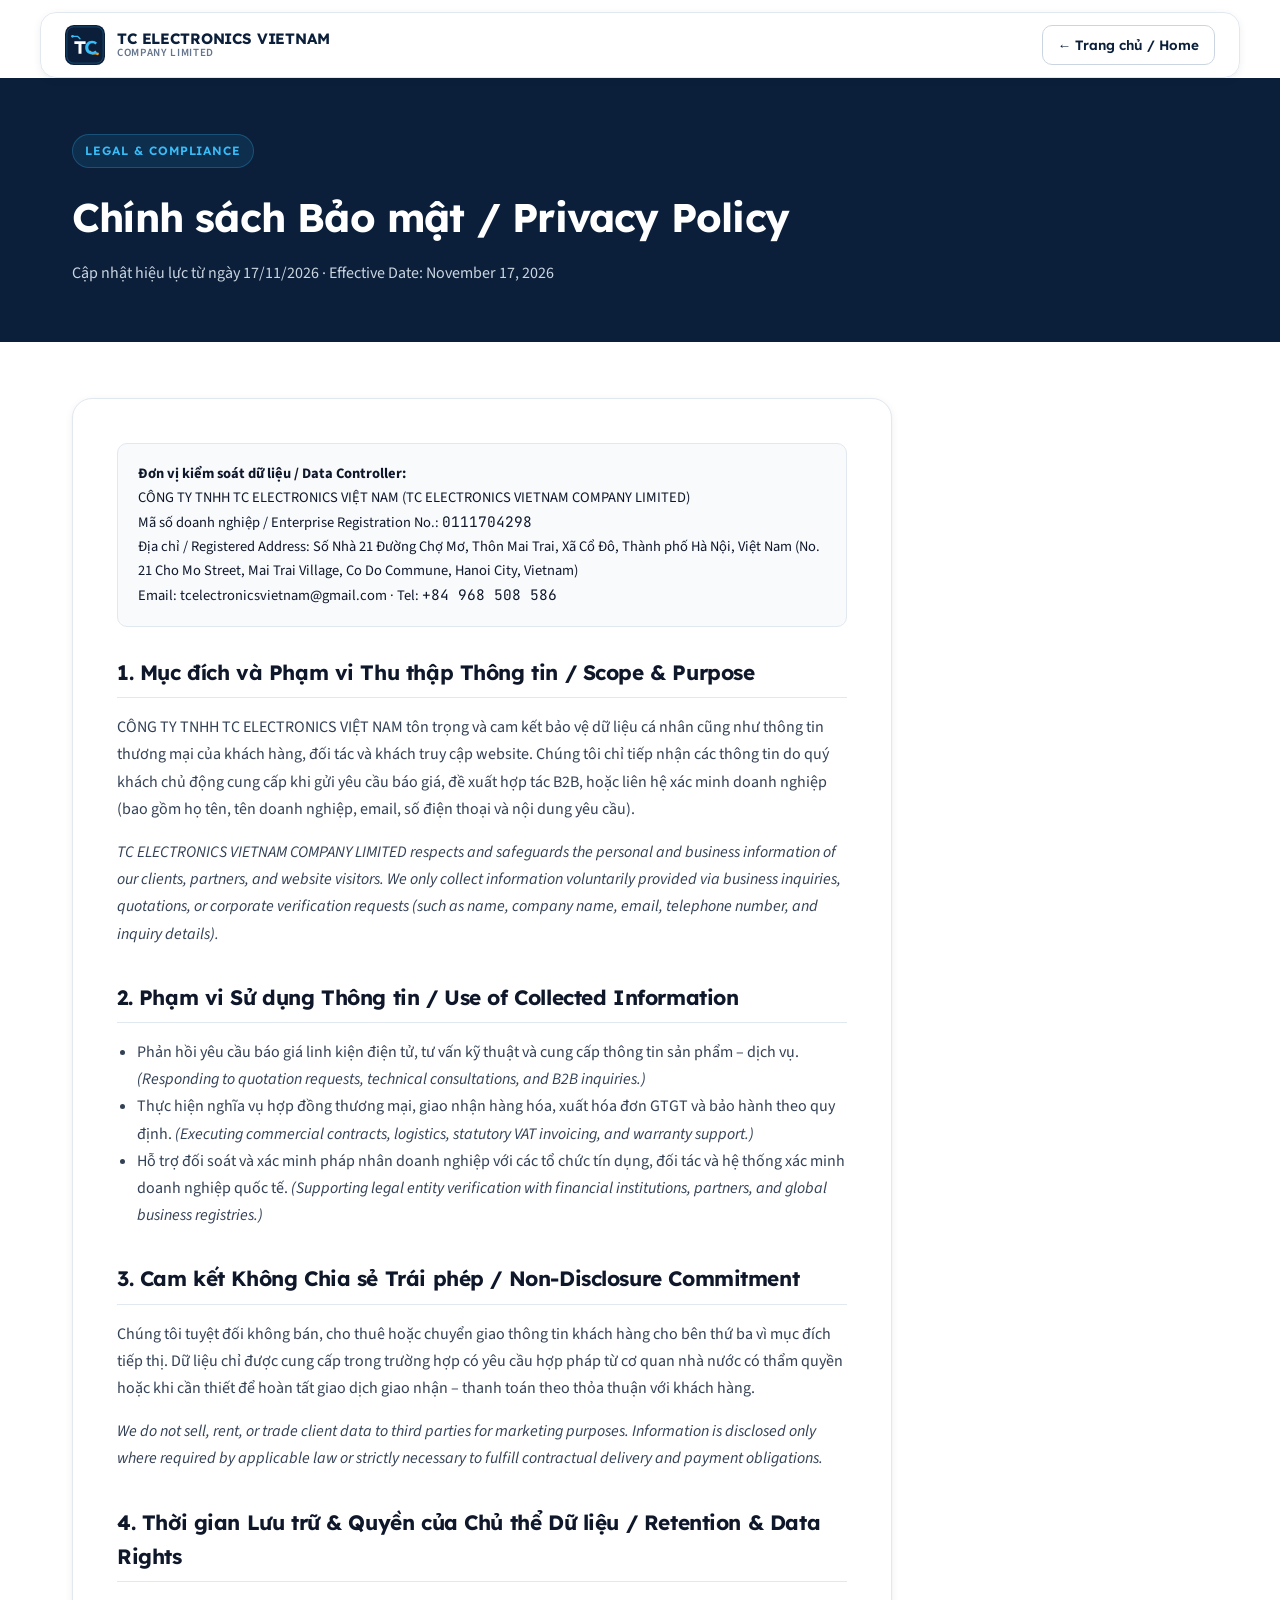
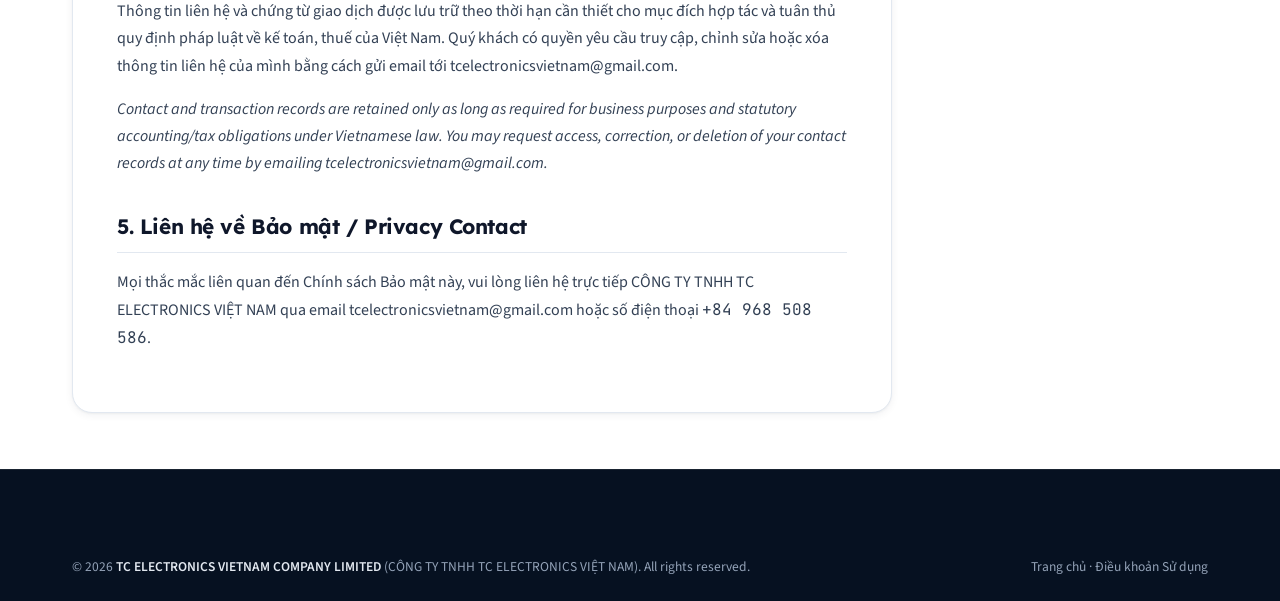
<file: privacy.html>
<!DOCTYPE html>
<html lang="vi">
<head>
  <meta charset="UTF-8">
  <meta name="viewport" content="width=device-width, initial-scale=1.0">
  <title>Chính sách Bảo mật | Privacy Policy — TC ELECTRONICS VIETNAM COMPANY LIMITED</title>
  <meta name="description" content="Chính sách Bảo mật (Privacy Policy) của CÔNG TY TNHH TC ELECTRONICS VIỆT NAM (TC ELECTRONICS VIETNAM COMPANY LIMITED), MST: 0111704298.">
  <meta name="theme-color" content="#0B1F3A">
  <link rel="icon" type="image/svg+xml" href="assets/favicon.svg">
  <link rel="preconnect" href="https://fonts.googleapis.com">
  <link rel="preconnect" href="https://fonts.gstatic.com" crossorigin>
  <link href="https://fonts.googleapis.com/css2?family=JetBrains+Mono:wght@500;600;700&family=Lexend:wght@500;600;700&family=Source+Sans+3:wght@400;500;600;700&display=swap" rel="stylesheet">
  <link rel="stylesheet" href="styles.css">
</head>
<body>
  <div class="header-wrap">
    <header class="site-header">
      <div class="site-header__inner">
        <a href="index.html" class="brand">
          <img src="assets/favicon.svg" alt="" width="40" height="40" class="brand__logo">
          <span class="brand__text">
            <span class="brand__name">TC ELECTRONICS VIETNAM</span>
            <span class="brand__sub">COMPANY LIMITED</span>
          </span>
        </a>
        <div class="header-actions">
          <a href="index.html" class="btn btn--outline btn--sm">&larr; Trang chủ / Home</a>
        </div>
      </div>
    </header>
  </div>

  <main>
    <section class="legal-hero">
      <div class="container">
        <span class="eyebrow eyebrow--dark">Legal &amp; Compliance</span>
        <h1>Chính sách Bảo mật / Privacy Policy</h1>
        <p>Cập nhật hiệu lực từ ngày 17/11/2026 &middot; Effective Date: November 17, 2026</p>
      </div>
    </section>

    <section class="legal-content">
      <div class="container">
        <article class="legal-article">
          <div class="legal-meta-box">
            <strong>Đơn vị kiểm soát dữ liệu / Data Controller:</strong><br>
            CÔNG TY TNHH TC ELECTRONICS VIỆT NAM (TC ELECTRONICS VIETNAM COMPANY LIMITED)<br>
            Mã số doanh nghiệp / Enterprise Registration No.: <span class="mono">0111704298</span><br>
            Địa chỉ / Registered Address: Số Nhà 21 Đường Chợ Mơ, Thôn Mai Trai, Xã Cổ Đô, Thành phố Hà Nội, Việt Nam (No. 21 Cho Mo Street, Mai Trai Village, Co Do Commune, Hanoi City, Vietnam)<br>
            Email: <a href="mailto:tcelectronicsvietnam@gmail.com">tcelectronicsvietnam@gmail.com</a> &middot; Tel: <a href="tel:+84968508586" class="mono">+84 968 508 586</a>
          </div>

          <h2>1. Mục đích và Phạm vi Thu thập Thông tin / Scope &amp; Purpose</h2>
          <p>
            CÔNG TY TNHH TC ELECTRONICS VIỆT NAM tôn trọng và cam kết bảo vệ dữ liệu cá nhân cũng như thông tin thương mại của khách hàng, đối tác và khách truy cập website. Chúng tôi chỉ tiếp nhận các thông tin do quý khách chủ động cung cấp khi gửi yêu cầu báo giá, đề xuất hợp tác B2B, hoặc liên hệ xác minh doanh nghiệp (bao gồm họ tên, tên doanh nghiệp, email, số điện thoại và nội dung yêu cầu).
          </p>
          <p>
            <em>TC ELECTRONICS VIETNAM COMPANY LIMITED respects and safeguards the personal and business information of our clients, partners, and website visitors. We only collect information voluntarily provided via business inquiries, quotations, or corporate verification requests (such as name, company name, email, telephone number, and inquiry details).</em>
          </p>

          <h2>2. Phạm vi Sử dụng Thông tin / Use of Collected Information</h2>
          <ul>
            <li>Phản hồi yêu cầu báo giá linh kiện điện tử, tư vấn kỹ thuật và cung cấp thông tin sản phẩm – dịch vụ. <em>(Responding to quotation requests, technical consultations, and B2B inquiries.)</em></li>
            <li>Thực hiện nghĩa vụ hợp đồng thương mại, giao nhận hàng hóa, xuất hóa đơn GTGT và bảo hành theo quy định. <em>(Executing commercial contracts, logistics, statutory VAT invoicing, and warranty support.)</em></li>
            <li>Hỗ trợ đối soát và xác minh pháp nhân doanh nghiệp với các tổ chức tín dụng, đối tác và hệ thống xác minh doanh nghiệp quốc tế. <em>(Supporting legal entity verification with financial institutions, partners, and global business registries.)</em></li>
          </ul>

          <h2>3. Cam kết Không Chia sẻ Trái phép / Non-Disclosure Commitment</h2>
          <p>
            Chúng tôi tuyệt đối không bán, cho thuê hoặc chuyển giao thông tin khách hàng cho bên thứ ba vì mục đích tiếp thị. Dữ liệu chỉ được cung cấp trong trường hợp có yêu cầu hợp pháp từ cơ quan nhà nước có thẩm quyền hoặc khi cần thiết để hoàn tất giao dịch giao nhận – thanh toán theo thỏa thuận với khách hàng.
          </p>
          <p>
            <em>We do not sell, rent, or trade client data to third parties for marketing purposes. Information is disclosed only where required by applicable law or strictly necessary to fulfill contractual delivery and payment obligations.</em>
          </p>

          <h2>4. Thời gian Lưu trữ &amp; Quyền của Chủ thể Dữ liệu / Retention &amp; Data Rights</h2>
          <p>
            Thông tin liên hệ và chứng từ giao dịch được lưu trữ theo thời hạn cần thiết cho mục đích hợp tác và tuân thủ quy định pháp luật về kế toán, thuế của Việt Nam. Quý khách có quyền yêu cầu truy cập, chỉnh sửa hoặc xóa thông tin liên hệ của mình bằng cách gửi email tới <a href="mailto:tcelectronicsvietnam@gmail.com">tcelectronicsvietnam@gmail.com</a>.
          </p>
          <p>
            <em>Contact and transaction records are retained only as long as required for business purposes and statutory accounting/tax obligations under Vietnamese law. You may request access, correction, or deletion of your contact records at any time by emailing <a href="mailto:tcelectronicsvietnam@gmail.com">tcelectronicsvietnam@gmail.com</a>.</em>
          </p>

          <h2>5. Liên hệ về Bảo mật / Privacy Contact</h2>
          <p>
            Mọi thắc mắc liên quan đến Chính sách Bảo mật này, vui lòng liên hệ trực tiếp CÔNG TY TNHH TC ELECTRONICS VIỆT NAM qua email <a href="mailto:tcelectronicsvietnam@gmail.com">tcelectronicsvietnam@gmail.com</a> hoặc số điện thoại <a href="tel:+84968508586" class="mono">+84 968 508 586</a>.
          </p>
        </article>
      </div>
    </section>
  </main>

  <footer class="site-footer">
    <div class="container">
      <div class="footer-bottom">
        <div>&copy; 2026 <strong>TC ELECTRONICS VIETNAM COMPANY LIMITED</strong> (CÔNG TY TNHH TC ELECTRONICS VIỆT NAM). All rights reserved.</div>
        <div><a href="index.html">Trang chủ</a> &middot; <a href="terms.html">Điều khoản Sử dụng</a></div>
      </div>
    </div>
  </footer>
</body>
</html>
</file>
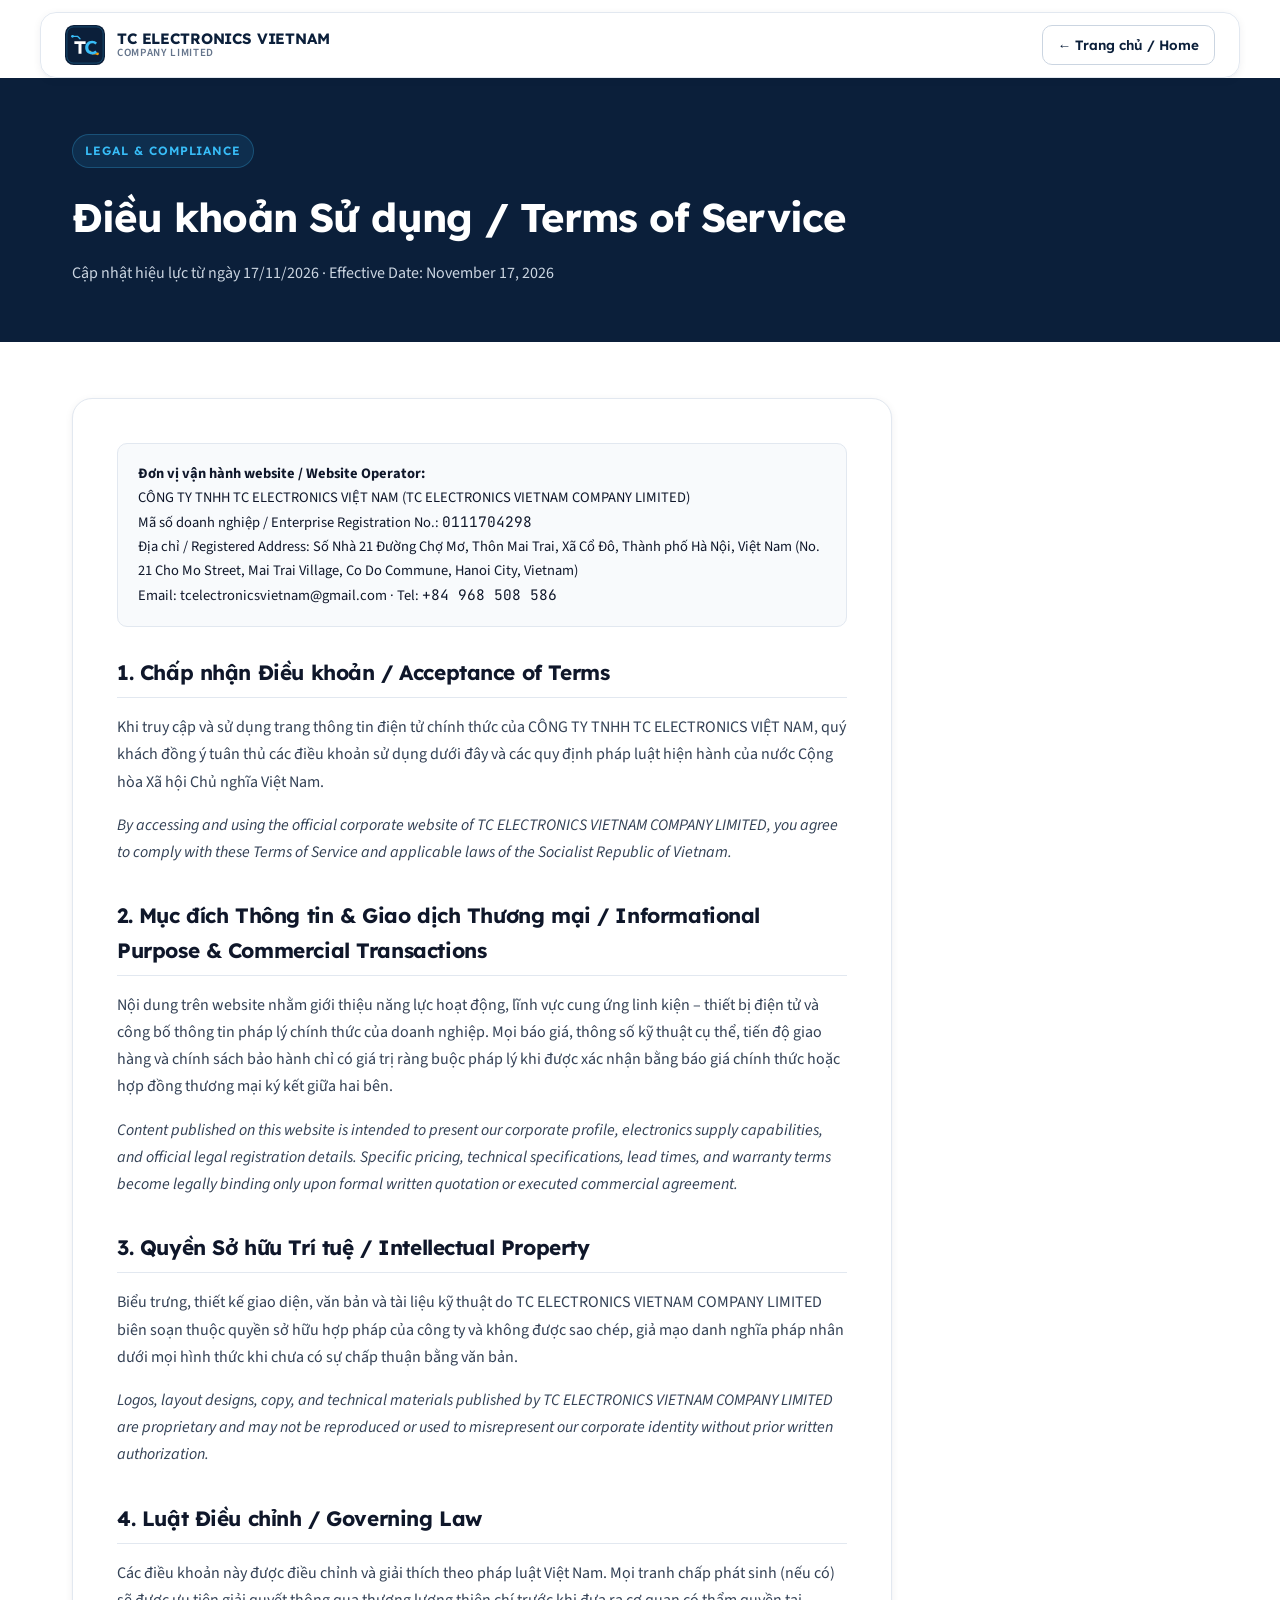
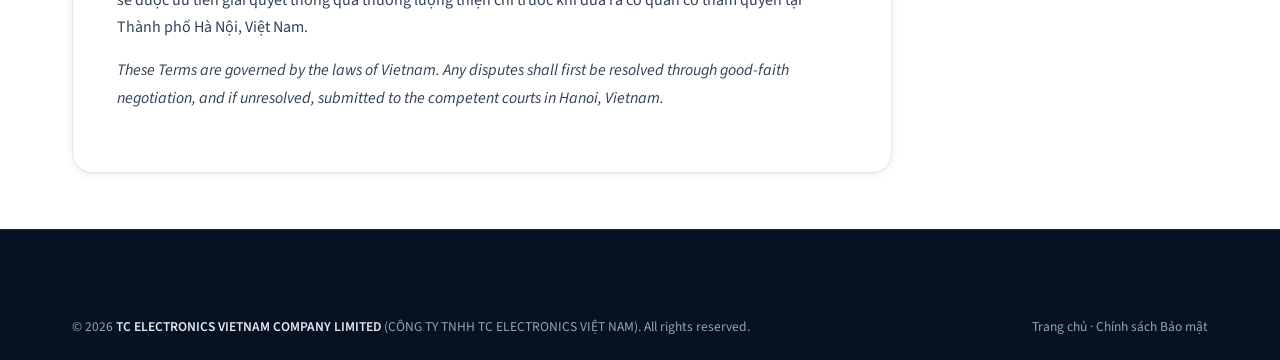
<file: terms.html>
<!DOCTYPE html>
<html lang="vi">
<head>
  <meta charset="UTF-8">
  <meta name="viewport" content="width=device-width, initial-scale=1.0">
  <title>Điều khoản Sử dụng | Terms of Service — TC ELECTRONICS VIETNAM COMPANY LIMITED</title>
  <meta name="description" content="Điều khoản Sử dụng (Terms of Service) của CÔNG TY TNHH TC ELECTRONICS VIỆT NAM (TC ELECTRONICS VIETNAM COMPANY LIMITED), MST: 0111704298.">
  <meta name="theme-color" content="#0B1F3A">
  <link rel="icon" type="image/svg+xml" href="assets/favicon.svg">
  <link rel="preconnect" href="https://fonts.googleapis.com">
  <link rel="preconnect" href="https://fonts.gstatic.com" crossorigin>
  <link href="https://fonts.googleapis.com/css2?family=JetBrains+Mono:wght@500;600;700&family=Lexend:wght@500;600;700&family=Source+Sans+3:wght@400;500;600;700&display=swap" rel="stylesheet">
  <link rel="stylesheet" href="styles.css">
</head>
<body>
  <div class="header-wrap">
    <header class="site-header">
      <div class="site-header__inner">
        <a href="index.html" class="brand">
          <img src="assets/favicon.svg" alt="" width="40" height="40" class="brand__logo">
          <span class="brand__text">
            <span class="brand__name">TC ELECTRONICS VIETNAM</span>
            <span class="brand__sub">COMPANY LIMITED</span>
          </span>
        </a>
        <div class="header-actions">
          <a href="index.html" class="btn btn--outline btn--sm">&larr; Trang chủ / Home</a>
        </div>
      </div>
    </header>
  </div>

  <main>
    <section class="legal-hero">
      <div class="container">
        <span class="eyebrow eyebrow--dark">Legal &amp; Compliance</span>
        <h1>Điều khoản Sử dụng / Terms of Service</h1>
        <p>Cập nhật hiệu lực từ ngày 17/11/2026 &middot; Effective Date: November 17, 2026</p>
      </div>
    </section>

    <section class="legal-content">
      <div class="container">
        <article class="legal-article">
          <div class="legal-meta-box">
            <strong>Đơn vị vận hành website / Website Operator:</strong><br>
            CÔNG TY TNHH TC ELECTRONICS VIỆT NAM (TC ELECTRONICS VIETNAM COMPANY LIMITED)<br>
            Mã số doanh nghiệp / Enterprise Registration No.: <span class="mono">0111704298</span><br>
            Địa chỉ / Registered Address: Số Nhà 21 Đường Chợ Mơ, Thôn Mai Trai, Xã Cổ Đô, Thành phố Hà Nội, Việt Nam (No. 21 Cho Mo Street, Mai Trai Village, Co Do Commune, Hanoi City, Vietnam)<br>
            Email: <a href="mailto:tcelectronicsvietnam@gmail.com">tcelectronicsvietnam@gmail.com</a> &middot; Tel: <a href="tel:+84968508586" class="mono">+84 968 508 586</a>
          </div>

          <h2>1. Chấp nhận Điều khoản / Acceptance of Terms</h2>
          <p>
            Khi truy cập và sử dụng trang thông tin điện tử chính thức của CÔNG TY TNHH TC ELECTRONICS VIỆT NAM, quý khách đồng ý tuân thủ các điều khoản sử dụng dưới đây và các quy định pháp luật hiện hành của nước Cộng hòa Xã hội Chủ nghĩa Việt Nam.
          </p>
          <p>
            <em>By accessing and using the official corporate website of TC ELECTRONICS VIETNAM COMPANY LIMITED, you agree to comply with these Terms of Service and applicable laws of the Socialist Republic of Vietnam.</em>
          </p>

          <h2>2. Mục đích Thông tin &amp; Giao dịch Thương mại / Informational Purpose &amp; Commercial Transactions</h2>
          <p>
            Nội dung trên website nhằm giới thiệu năng lực hoạt động, lĩnh vực cung ứng linh kiện – thiết bị điện tử và công bố thông tin pháp lý chính thức của doanh nghiệp. Mọi báo giá, thông số kỹ thuật cụ thể, tiến độ giao hàng và chính sách bảo hành chỉ có giá trị ràng buộc pháp lý khi được xác nhận bằng báo giá chính thức hoặc hợp đồng thương mại ký kết giữa hai bên.
          </p>
          <p>
            <em>Content published on this website is intended to present our corporate profile, electronics supply capabilities, and official legal registration details. Specific pricing, technical specifications, lead times, and warranty terms become legally binding only upon formal written quotation or executed commercial agreement.</em>
          </p>

          <h2>3. Quyền Sở hữu Trí tuệ / Intellectual Property</h2>
          <p>
            Biểu trưng, thiết kế giao diện, văn bản và tài liệu kỹ thuật do TC ELECTRONICS VIETNAM COMPANY LIMITED biên soạn thuộc quyền sở hữu hợp pháp của công ty và không được sao chép, giả mạo danh nghĩa pháp nhân dưới mọi hình thức khi chưa có sự chấp thuận bằng văn bản.
          </p>
          <p>
            <em>Logos, layout designs, copy, and technical materials published by TC ELECTRONICS VIETNAM COMPANY LIMITED are proprietary and may not be reproduced or used to misrepresent our corporate identity without prior written authorization.</em>
          </p>

          <h2>4. Luật Điều chỉnh / Governing Law</h2>
          <p>
            Các điều khoản này được điều chỉnh và giải thích theo pháp luật Việt Nam. Mọi tranh chấp phát sinh (nếu có) sẽ được ưu tiên giải quyết thông qua thương lượng thiện chí trước khi đưa ra cơ quan có thẩm quyền tại Thành phố Hà Nội, Việt Nam.
          </p>
          <p>
            <em>These Terms are governed by the laws of Vietnam. Any disputes shall first be resolved through good-faith negotiation, and if unresolved, submitted to the competent courts in Hanoi, Vietnam.</em>
          </p>
        </article>
      </div>
    </section>
  </main>

  <footer class="site-footer">
    <div class="container">
      <div class="footer-bottom">
        <div>&copy; 2026 <strong>TC ELECTRONICS VIETNAM COMPANY LIMITED</strong> (CÔNG TY TNHH TC ELECTRONICS VIỆT NAM). All rights reserved.</div>
        <div><a href="index.html">Trang chủ</a> &middot; <a href="privacy.html">Chính sách Bảo mật</a></div>
      </div>
    </div>
  </footer>
</body>
</html>
</file>
<file: styles.css>
/* ==========================================================================
   TC ELECTRONICS VIETNAM COMPANY LIMITED
   Corporate Design System & Stylesheet
   ========================================================================== */

:root {
  /* Color Palette — Precision Industrial Corporate */
  --navy-950: #061121;
  --navy-900: #0B1F3A;
  --navy-800: #132C4E;
  --navy-700: #1D3E6B;

  --sky-600: #0284C7;
  --sky-500: #0EA5E9;
  --sky-400: #38BDF8;
  --sky-100: #E0F2FE;
  --sky-50: #F0F9FF;

  --amber-600: #D97706;
  --amber-500: #F59E0B;
  --amber-100: #FEF3C7;

  --emerald-600: #059669;
  --emerald-500: #10B981;
  --emerald-50: #ECFDF5;

  --slate-900: #0F172A;
  --slate-800: #1E293B;
  --slate-700: #334155;
  --slate-600: #475569;
  --slate-500: #64748B;
  --slate-400: #94A3B8;
  --slate-300: #CBD5E1;
  --slate-200: #E2E8F0;
  --slate-100: #F1F5F9;
  --slate-50: #F8FAFC;
  --white: #FFFFFF;

  /* Typography */
  --font-display: 'Lexend', -apple-system, BlinkMacSystemFont, 'Segoe UI', Roboto, sans-serif;
  --font-body: 'Source Sans 3', -apple-system, BlinkMacSystemFont, 'Segoe UI', Roboto, sans-serif;
  --font-mono: 'JetBrains Mono', ui-monospace, SFMono-Regular, Menlo, Monaco, Consolas, monospace;

  /* Layout */
  --container-max: 1200px;
  --radius-sm: 6px;
  --radius-md: 10px;
  --radius-lg: 16px;
  --radius-xl: 20px;

  /* Shadows */
  --shadow-xs: 0 1px 2px rgba(11, 31, 58, 0.05);
  --shadow-sm: 0 2px 8px rgba(11, 31, 58, 0.06), 0 1px 2px rgba(11, 31, 58, 0.04);
  --shadow-md: 0 10px 28px -6px rgba(11, 31, 58, 0.09), 0 4px 12px -4px rgba(11, 31, 58, 0.05);
  --shadow-lg: 0 20px 44px -12px rgba(11, 31, 58, 0.16), 0 6px 18px -6px rgba(11, 31, 58, 0.08);

  /* Transitions */
  --transition-fast: 180ms cubic-bezier(0.2, 0.8, 0.2, 1);
  --transition-base: 240ms cubic-bezier(0.2, 0.8, 0.2, 1);
}

/* Reset & Base */
*,
*::before,
*::after {
  box-sizing: border-box;
}

html {
  scroll-behavior: smooth;
  -webkit-text-size-adjust: 100%;
}

body {
  margin: 0;
  font-family: var(--font-body);
  font-size: 16px;
  line-height: 1.65;
  color: var(--slate-900);
  background-color: var(--white);
  overflow-x: hidden;
  -webkit-font-smoothing: antialiased;
  -moz-osx-font-smoothing: grayscale;
}

img,
svg {
  display: block;
  max-width: 100%;
}

a {
  color: inherit;
  text-decoration: none;
}

button,
input,
select,
textarea {
  font-family: inherit;
  font-size: inherit;
}

button {
  cursor: pointer;
}

/* Accessibility Helpers */
.sr-only {
  position: absolute;
  width: 1px;
  height: 1px;
  padding: 0;
  margin: -1px;
  overflow: hidden;
  clip: rect(0, 0, 0, 0);
  white-space: nowrap;
  border: 0;
}

.skip-link {
  position: absolute;
  top: -100px;
  left: 16px;
  z-index: 999;
  padding: 10px 18px;
  background: var(--navy-900);
  color: var(--white);
  border-radius: var(--radius-sm);
  font-weight: 600;
  transition: top var(--transition-fast);
}

.skip-link:focus {
  top: 16px;
}

:focus-visible {
  outline: 2px solid var(--sky-600);
  outline-offset: 2px;
}

/* Container */
.container {
  width: 100%;
  max-width: var(--container-max);
  margin-inline: auto;
  padding-inline: 20px;
}

@media (min-width: 768px) {
  .container {
    padding-inline: 32px;
  }
}

/* Typography Helpers */
h1, h2, h3, h4 {
  font-family: var(--font-display);
  color: var(--slate-900);
  margin-top: 0;
  letter-spacing: -0.02em;
}

.mono {
  font-family: var(--font-mono);
}

.section {
  padding-block: 76px;
  scroll-margin-top: 96px;
}

@media (min-width: 1024px) {
  .section {
    padding-block: 96px;
  }
}

.section--alt {
  background-color: var(--slate-50);
  border-top: 1px solid var(--slate-200);
  border-bottom: 1px solid var(--slate-200);
}

.section--dark {
  background: linear-gradient(180deg, var(--navy-900) 0%, #08182E 100%);
  color: var(--white);
  position: relative;
  overflow: hidden;
}

.section--dark h2,
.section--dark h3,
.section--dark h4 {
  color: var(--white);
}

.section-header {
  max-width: 720px;
  margin-bottom: 44px;
}

.section-header--center {
  margin-inline: auto;
  text-align: center;
}

.eyebrow {
  display: inline-flex;
  align-items: center;
  gap: 8px;
  font-family: var(--font-display);
  font-size: 12px;
  font-weight: 600;
  letter-spacing: 0.08em;
  text-transform: uppercase;
  color: var(--sky-600);
  background-color: var(--sky-50);
  border: 1px solid #BAE6FD;
  padding: 6px 12px;
  border-radius: 999px;
  margin-bottom: 16px;
}

.eyebrow--dark {
  color: var(--sky-400);
  background-color: rgba(56, 189, 248, 0.1);
  border-color: rgba(56, 189, 248, 0.25);
}

.section-title {
  font-size: clamp(1.75rem, 3vw, 2.35rem);
  line-height: 1.22;
  font-weight: 700;
  margin-bottom: 14px;
}

.section-lead {
  font-size: 1.075rem;
  color: var(--slate-600);
  margin: 0;
  line-height: 1.65;
}

.section--dark .section-lead {
  color: #CBD5E1;
}

/* ==========================================================================
   Top Corporate Utility Bar
   ========================================================================== */
.top-bar {
  background-color: var(--navy-950);
  color: #CBD5E1;
  font-size: 13px;
  border-bottom: 1px solid rgba(255, 255, 255, 0.08);
}

.top-bar__inner {
  display: flex;
  flex-wrap: wrap;
  align-items: center;
  justify-content: space-between;
  gap: 8px 20px;
  padding-block: 8px;
}

.top-bar__group {
  display: flex;
  flex-wrap: wrap;
  align-items: center;
  gap: 8px 18px;
}

.top-bar__item {
  display: inline-flex;
  align-items: center;
  gap: 6px;
  color: #CBD5E1;
  transition: color var(--transition-fast);
}

.top-bar__item svg {
  width: 14px;
  height: 14px;
  color: var(--sky-400);
  flex-shrink: 0;
}

a.top-bar__item:hover {
  color: var(--white);
}

.top-bar__badge {
  display: inline-flex;
  align-items: center;
  gap: 6px;
  color: var(--white);
  font-weight: 600;
}

.top-bar__dot {
  width: 7px;
  height: 7px;
  border-radius: 50%;
  background-color: var(--emerald-500);
  box-shadow: 0 0 0 3px rgba(16, 185, 129, 0.22);
}

@media (max-width: 767px) {
  .top-bar__hide-mobile {
    display: none;
  }
}

/* ==========================================================================
   Header & Navigation
   ========================================================================== */
.header-wrap {
  position: sticky;
  top: 0;
  z-index: 100;
  padding-top: 12px;
  padding-inline: 12px;
  pointer-events: none;
}

.site-header {
  pointer-events: auto;
  max-width: var(--container-max);
  margin-inline: auto;
  background-color: rgba(255, 255, 255, 0.92);
  backdrop-filter: blur(14px);
  -webkit-backdrop-filter: blur(14px);
  border: 1px solid var(--slate-200);
  border-radius: var(--radius-lg);
  box-shadow: var(--shadow-sm);
  transition: box-shadow var(--transition-base), border-color var(--transition-base);
}

.site-header.is-scrolled {
  box-shadow: var(--shadow-md);
  border-color: var(--slate-300);
}

.site-header__inner {
  display: flex;
  align-items: center;
  justify-content: space-between;
  gap: 8px;
  padding: 10px 12px;
}

@media (min-width: 640px) {
  .site-header__inner {
    gap: 16px;
    padding: 12px 18px;
  }
}

@media (min-width: 1024px) {
  .site-header__inner {
    padding: 12px 24px;
  }
}

.brand {
  display: inline-flex;
  align-items: center;
  gap: 8px;
  min-width: 0;
  flex: 1 1 auto;
  cursor: pointer;
}

@media (min-width: 640px) {
  .brand {
    gap: 12px;
    flex: 0 1 auto;
  }
}

.brand__logo {
  width: 32px;
  height: 32px;
  flex-shrink: 0;
}

@media (min-width: 640px) {
  .brand__logo {
    width: 40px;
    height: 40px;
  }
}

.brand__text {
  display: flex;
  flex-direction: column;
  line-height: 1.15;
  min-width: 0;
}

.brand__name {
  font-family: var(--font-display);
  font-size: 12px;
  font-weight: 700;
  color: var(--navy-900);
  letter-spacing: -0.01em;
  white-space: nowrap;
  overflow: hidden;
  text-overflow: ellipsis;
}

.brand__sub {
  font-size: 9.5px;
  font-weight: 600;
  letter-spacing: 0.06em;
  color: var(--slate-500);
  text-transform: uppercase;
  white-space: nowrap;
  overflow: hidden;
  text-overflow: ellipsis;
}

@media (min-width: 640px) {
  .brand__name {
    font-size: 15px;
  }
  .brand__sub {
    font-size: 11px;
  }
}

.nav-desktop {
  display: none;
  align-items: center;
  gap: 4px;
}

@media (min-width: 1024px) {
  .nav-desktop {
    display: flex;
  }
}

.nav-link {
  padding: 8px 13px;
  font-size: 14.5px;
  font-weight: 600;
  color: var(--slate-700);
  border-radius: var(--radius-sm);
  transition: color var(--transition-fast), background-color var(--transition-fast);
  cursor: pointer;
}

.nav-link:hover,
.nav-link.is-active {
  color: var(--navy-900);
  background-color: var(--slate-100);
}

.header-actions {
  display: flex;
  align-items: center;
  gap: 6px;
  flex-shrink: 0;
}

@media (min-width: 640px) {
  .header-actions {
    gap: 10px;
  }
}

/* Language Toggle */
.lang-switch {
  display: inline-flex;
  align-items: center;
  background-color: var(--slate-100);
  border: 1px solid var(--slate-200);
  border-radius: 999px;
  padding: 2px;
}

.lang-switch__btn {
  border: 0;
  background: transparent;
  color: var(--slate-600);
  font-family: var(--font-display);
  font-size: 11px;
  font-weight: 600;
  padding: 4px 8px;
  border-radius: 999px;
  transition: background-color var(--transition-fast), color var(--transition-fast), box-shadow var(--transition-fast);
  cursor: pointer;
}

@media (min-width: 640px) {
  .lang-switch {
    padding: 3px;
  }
  .lang-switch__btn {
    font-size: 12px;
    padding: 4px 10px;
  }
}

.lang-switch__btn:hover {
  color: var(--navy-900);
}

.lang-switch__btn[aria-pressed="true"] {
  background-color: var(--navy-900);
  color: var(--white);
  box-shadow: var(--shadow-xs);
}

/* Buttons */
.btn {
  display: inline-flex;
  align-items: center;
  justify-content: center;
  gap: 8px;
  font-family: var(--font-display);
  font-size: 14.5px;
  font-weight: 600;
  padding: 11px 20px;
  border-radius: var(--radius-md);
  border: 1px solid transparent;
  transition: background-color var(--transition-fast), color var(--transition-fast), border-color var(--transition-fast), box-shadow var(--transition-fast);
  cursor: pointer;
  white-space: nowrap;
}

.btn svg {
  width: 17px;
  height: 17px;
  flex-shrink: 0;
}

.btn--sm {
  font-size: 13.5px;
  padding: 8px 15px;
}

.btn--primary {
  background-color: var(--navy-900);
  color: var(--white);
  box-shadow: var(--shadow-xs);
}

.btn--primary:hover {
  background-color: var(--sky-600);
  box-shadow: var(--shadow-sm);
}

.btn--accent {
  background-color: var(--sky-600);
  color: var(--white);
}

.btn--accent:hover {
  background-color: #0369A1;
}

.btn--outline {
  background-color: var(--white);
  color: var(--navy-900);
  border-color: var(--slate-300);
}

.btn--outline:hover {
  border-color: var(--navy-900);
  background-color: var(--slate-50);
}

.btn--ghost-light {
  background-color: rgba(255, 255, 255, 0.08);
  color: var(--white);
  border-color: rgba(255, 255, 255, 0.22);
}

.btn--ghost-light:hover {
  background-color: rgba(255, 255, 255, 0.16);
  border-color: rgba(255, 255, 255, 0.4);
}

.header-cta {
  display: none;
}

@media (min-width: 640px) {
  .header-cta {
    display: inline-flex;
  }
}

.menu-toggle {
  display: inline-flex;
  align-items: center;
  justify-content: center;
  width: 36px;
  height: 36px;
  border-radius: var(--radius-md);
  border: 1px solid var(--slate-200);
  background: var(--white);
  color: var(--navy-900);
  flex-shrink: 0;
}

@media (min-width: 640px) {
  .menu-toggle {
    width: 40px;
    height: 40px;
  }
}

.menu-toggle:hover {
  background: var(--slate-100);
}

@media (min-width: 1024px) {
  .menu-toggle {
    display: none;
  }
}

/* Mobile Menu Panel */
.mobile-nav {
  display: none;
  border-top: 1px solid var(--slate-200);
  padding: 12px 18px 18px;
}

.mobile-nav.is-open {
  display: block;
}

.mobile-nav__list {
  display: flex;
  flex-direction: column;
  gap: 4px;
  margin-bottom: 14px;
}

.mobile-nav__link {
  padding: 10px 12px;
  border-radius: var(--radius-sm);
  font-weight: 600;
  color: var(--slate-800);
  display: block;
}

.mobile-nav__link:hover {
  background-color: var(--slate-100);
  color: var(--navy-900);
}

/* ==========================================================================
   Hero Section
   ========================================================================== */
.hero {
  position: relative;
  padding-top: 44px;
  padding-bottom: 72px;
  background-color: var(--white);
  background-image:
    radial-gradient(circle at 85% 15%, rgba(14, 165, 233, 0.08) 0%, transparent 45%),
    radial-gradient(circle at 12% 75%, rgba(11, 31, 58, 0.04) 0%, transparent 40%),
    radial-gradient(rgba(15, 23, 42, 0.08) 1px, transparent 1px);
  background-size: auto, auto, 26px 26px;
  border-bottom: 1px solid var(--slate-200);
}

@media (min-width: 1024px) {
  .hero {
    padding-top: 56px;
    padding-bottom: 88px;
  }
}

.hero__grid {
  display: grid;
  grid-template-columns: 1fr;
  gap: 40px;
  align-items: center;
}

@media (min-width: 1024px) {
  .hero__grid {
    grid-template-columns: 1.15fr 0.85fr;
    gap: 48px;
  }
}

.hero__badge {
  display: inline-flex;
  align-items: center;
  flex-wrap: wrap;
  gap: 4px 8px;
  padding: 7px 14px;
  border-radius: var(--radius-md);
  background-color: var(--white);
  border: 1px solid var(--slate-200);
  box-shadow: var(--shadow-xs);
  font-size: 12.5px;
  font-weight: 600;
  color: var(--navy-900);
  margin-bottom: 22px;
  max-width: 100%;
}

@media (min-width: 640px) {
  .hero__badge {
    border-radius: 999px;
    font-size: 13px;
    gap: 8px;
  }
}

.hero__badge svg {
  width: 16px;
  height: 16px;
  color: var(--sky-600);
  flex-shrink: 0;
}

.hero__badge-divider {
  color: var(--slate-300);
  display: none;
}

@media (min-width: 640px) {
  .hero__badge-divider {
    display: inline;
  }
}

.hero__title {
  font-size: clamp(2rem, 4.1vw, 3.1rem);
  line-height: 1.14;
  font-weight: 700;
  color: var(--navy-900);
  margin-bottom: 18px;
}

.hero__title-accent {
  color: var(--sky-600);
}

.hero__subtitle {
  font-size: 1.1rem;
  line-height: 1.7;
  color: var(--slate-600);
  margin: 0 0 28px;
  max-width: 600px;
}

.hero__actions {
  display: flex;
  flex-wrap: wrap;
  gap: 12px;
  margin-bottom: 36px;
}

.hero__facts {
  display: grid;
  grid-template-columns: repeat(2, 1fr);
  gap: 14px;
  padding-top: 26px;
  border-top: 1px solid var(--slate-200);
}

@media (min-width: 640px) {
  .hero__facts {
    grid-template-columns: repeat(3, 1fr);
    gap: 18px;
  }
}

.fact-item__label {
  font-size: 12.5px;
  font-weight: 600;
  text-transform: uppercase;
  letter-spacing: 0.04em;
  color: var(--slate-500);
  margin-bottom: 4px;
}

.fact-item__value {
  font-family: var(--font-display);
  font-size: 15.5px;
  font-weight: 700;
  color: var(--navy-900);
}

/* Hero Visual Showcase Card */
.hero-card {
  background-color: var(--navy-900);
  border-radius: var(--radius-xl);
  padding: 20px;
  color: var(--white);
  box-shadow: var(--shadow-lg);
  border: 1px solid rgba(56, 189, 248, 0.22);
  position: relative;
  overflow: hidden;
}

.hero-card__chrome {
  display: flex;
  align-items: center;
  justify-content: space-between;
  gap: 10px;
  padding-bottom: 14px;
  margin-bottom: 16px;
  border-bottom: 1px solid rgba(255, 255, 255, 0.1);
  font-size: 12px;
  color: #94A3B8;
}

.hero-card__status {
  display: inline-flex;
  align-items: center;
  gap: 7px;
  color: #A7F3D0;
  font-weight: 600;
}

.hero-card__visual {
  border-radius: var(--radius-md);
  overflow: hidden;
  background: linear-gradient(135deg, #0E294B 0%, #07162B 100%);
  border: 1px solid rgba(56, 189, 248, 0.2);
  margin-bottom: 16px;
}

.hero-card__visual svg {
  width: 100%;
  height: auto;
}

.hero-card__entity {
  background: rgba(255, 255, 255, 0.05);
  border: 1px solid rgba(255, 255, 255, 0.1);
  border-radius: var(--radius-md);
  padding: 16px;
}

.hero-card__entity-label {
  font-size: 11px;
  font-weight: 600;
  text-transform: uppercase;
  letter-spacing: 0.08em;
  color: var(--sky-400);
  margin-bottom: 6px;
}

.hero-card__entity-name {
  font-family: var(--font-display);
  font-size: 15px;
  font-weight: 700;
  color: var(--white);
  margin-bottom: 3px;
}

.hero-card__entity-vn {
  font-size: 13px;
  color: #CBD5E1;
  margin-bottom: 12px;
}

.hero-card__meta-grid {
  display: grid;
  grid-template-columns: repeat(2, 1fr);
  gap: 10px;
  padding-top: 12px;
  border-top: 1px solid rgba(255, 255, 255, 0.1);
}

.hero-card__meta-k {
  font-size: 11px;
  color: #94A3B8;
  display: block;
}

.hero-card__meta-v {
  font-family: var(--font-mono);
  font-size: 13px;
  font-weight: 600;
  color: var(--white);
}

/* ==========================================================================
   About & Core Pillars
   ========================================================================== */
.about-grid {
  display: grid;
  grid-template-columns: 1fr;
  gap: 36px;
  align-items: center;
  margin-bottom: 48px;
}

@media (min-width: 1024px) {
  .about-grid {
    grid-template-columns: 0.95fr 1.05fr;
    gap: 56px;
  }
}

.spec-frame {
  background: var(--white);
  border: 1px solid var(--slate-200);
  border-radius: var(--radius-xl);
  padding: 20px;
  box-shadow: var(--shadow-md);
}

.spec-frame__header {
  display: flex;
  align-items: center;
  justify-content: space-between;
  margin-bottom: 14px;
  padding-bottom: 12px;
  border-bottom: 1px solid var(--slate-100);
  font-size: 12.5px;
  font-weight: 600;
  color: var(--slate-500);
}

.spec-frame__tag {
  font-family: var(--font-mono);
  font-size: 11.5px;
  background: var(--sky-50);
  color: var(--sky-600);
  padding: 3px 8px;
  border-radius: 6px;
  border: 1px solid #BAE6FD;
}

.spec-frame__canvas {
  border-radius: var(--radius-md);
  overflow: hidden;
  border: 1px solid var(--slate-200);
  background: var(--slate-50);
}

.spec-frame__footer {
  display: grid;
  grid-template-columns: repeat(3, 1fr);
  gap: 10px;
  margin-top: 14px;
}

.spec-chip {
  background: var(--slate-50);
  border: 1px solid var(--slate-200);
  border-radius: var(--radius-sm);
  padding: 10px;
  text-align: center;
}

.spec-chip__val {
  font-family: var(--font-display);
  font-size: 13.5px;
  font-weight: 700;
  color: var(--navy-900);
  display: block;
}

.spec-chip__lbl {
  font-size: 11.5px;
  color: var(--slate-500);
}

.about-body p {
  color: var(--slate-600);
  margin: 0 0 16px;
  font-size: 1.03rem;
}

.about-checklist {
  list-style: none;
  padding: 0;
  margin: 22px 0 0;
  display: grid;
  gap: 12px;
}

.about-checklist li {
  display: flex;
  align-items: flex-start;
  gap: 10px;
  color: var(--slate-800);
  font-weight: 500;
}

.about-checklist svg {
  width: 20px;
  height: 20px;
  color: var(--sky-600);
  flex-shrink: 0;
  margin-top: 2px;
}

/* Pillars 3-col Grid */
.pillars-grid {
  display: grid;
  grid-template-columns: 1fr;
  gap: 20px;
}

@media (min-width: 768px) {
  .pillars-grid {
    grid-template-columns: repeat(3, 1fr);
  }
}

.pillar-card {
  background: var(--white);
  border: 1px solid var(--slate-200);
  border-radius: var(--radius-lg);
  padding: 26px;
  transition: border-color var(--transition-fast), box-shadow var(--transition-fast);
}

.pillar-card:hover {
  border-color: #7DD3FC;
  box-shadow: var(--shadow-md);
}

.icon-box {
  width: 44px;
  height: 44px;
  border-radius: var(--radius-md);
  background: var(--sky-50);
  border: 1px solid #BAE6FD;
  color: var(--sky-600);
  display: inline-flex;
  align-items: center;
  justify-content: center;
  margin-bottom: 16px;
}

.icon-box svg {
  width: 22px;
  height: 22px;
}

.pillar-card h3 {
  font-size: 1.12rem;
  margin-bottom: 8px;
}

.pillar-card p {
  margin: 0;
  color: var(--slate-600);
  font-size: 0.96rem;
}

/* ==========================================================================
   Solutions & Business Lines
   ========================================================================== */
.solutions-grid {
  display: grid;
  grid-template-columns: 1fr;
  gap: 22px;
  margin-bottom: 40px;
}

@media (min-width: 768px) {
  .solutions-grid {
    grid-template-columns: repeat(2, 1fr);
  }
}

.solution-card {
  background: var(--white);
  border: 1px solid var(--slate-200);
  border-radius: var(--radius-lg);
  padding: 28px;
  display: flex;
  flex-direction: column;
  gap: 14px;
  transition: border-color var(--transition-fast), box-shadow var(--transition-fast);
}

.solution-card:hover {
  border-color: var(--sky-500);
  box-shadow: var(--shadow-md);
}

.solution-card__top {
  display: flex;
  align-items: flex-start;
  justify-content: space-between;
  gap: 14px;
}

.solution-card__code {
  font-family: var(--font-mono);
  font-size: 12px;
  font-weight: 600;
  color: var(--slate-500);
  background: var(--slate-100);
  padding: 4px 9px;
  border-radius: 6px;
}

.solution-card h3 {
  font-size: 1.2rem;
  margin: 0;
}

.solution-card p {
  margin: 0;
  color: var(--slate-600);
  font-size: 0.98rem;
}

.tag-list {
  display: flex;
  flex-wrap: wrap;
  gap: 8px;
  margin-top: auto;
  padding-top: 8px;
}

.tag {
  font-size: 12.5px;
  font-weight: 600;
  color: var(--navy-800);
  background-color: var(--slate-100);
  border: 1px solid var(--slate-200);
  padding: 4px 10px;
  border-radius: 999px;
}

/* Interactive Technical Scope Explorer */
.scope-explorer {
  background: var(--white);
  border: 1px solid var(--slate-200);
  border-radius: var(--radius-xl);
  overflow: hidden;
  box-shadow: var(--shadow-sm);
}

.scope-tabs {
  display: flex;
  flex-wrap: wrap;
  gap: 6px;
  padding: 14px 18px;
  background: var(--slate-50);
  border-bottom: 1px solid var(--slate-200);
}

.scope-tab {
  border: 1px solid transparent;
  background: transparent;
  color: var(--slate-600);
  font-family: var(--font-display);
  font-size: 13.5px;
  font-weight: 600;
  padding: 9px 15px;
  border-radius: var(--radius-md);
  transition: background-color var(--transition-fast), color var(--transition-fast), border-color var(--transition-fast);
  cursor: pointer;
}

.scope-tab:hover {
  color: var(--navy-900);
  background: var(--white);
}

.scope-tab[aria-selected="true"] {
  background: var(--navy-900);
  color: var(--white);
  border-color: var(--navy-900);
}

.scope-panel {
  padding: 28px;
  display: none;
}

.scope-panel.is-active {
  display: grid;
  grid-template-columns: 1fr;
  gap: 24px;
}

@media (min-width: 768px) {
  .scope-panel.is-active {
    grid-template-columns: 1.2fr 0.8fr;
    align-items: start;
  }
}

.scope-panel h4 {
  font-size: 1.15rem;
  margin-bottom: 10px;
}

.scope-panel p {
  color: var(--slate-600);
  margin: 0 0 16px;
}

.scope-specs {
  background: var(--slate-50);
  border: 1px solid var(--slate-200);
  border-radius: var(--radius-md);
  padding: 18px;
}

.scope-specs__title {
  font-family: var(--font-display);
  font-size: 12.5px;
  font-weight: 700;
  text-transform: uppercase;
  letter-spacing: 0.06em;
  color: var(--slate-500);
  margin-bottom: 12px;
}

.scope-specs__list {
  list-style: none;
  padding: 0;
  margin: 0;
  display: grid;
  gap: 10px;
}

.scope-specs__list li {
  display: flex;
  justify-content: space-between;
  gap: 12px;
  font-size: 14px;
  padding-bottom: 8px;
  border-bottom: 1px dashed var(--slate-200);
}

.scope-specs__list li:last-child {
  padding-bottom: 0;
  border-bottom: 0;
}

.scope-specs__list span:first-child {
  color: var(--slate-600);
}

.scope-specs__list span:last-child {
  font-weight: 600;
  color: var(--navy-900);
  text-align: right;
}

/* ==========================================================================
   Quality & Procurement Process
   ========================================================================== */
.process-grid {
  display: grid;
  grid-template-columns: 1fr;
  gap: 20px;
  margin-bottom: 36px;
}

@media (min-width: 768px) {
  .process-grid {
    grid-template-columns: repeat(2, 1fr);
  }
}

@media (min-width: 1024px) {
  .process-grid {
    grid-template-columns: repeat(4, 1fr);
  }
}

.process-step {
  background: var(--white);
  border: 1px solid var(--slate-200);
  border-radius: var(--radius-lg);
  padding: 24px;
  position: relative;
}

.process-step__num {
  font-family: var(--font-mono);
  font-size: 13px;
  font-weight: 700;
  color: var(--sky-600);
  background: var(--sky-50);
  border: 1px solid #BAE6FD;
  width: 38px;
  height: 38px;
  border-radius: var(--radius-md);
  display: inline-flex;
  align-items: center;
  justify-content: center;
  margin-bottom: 16px;
}

.process-step h3 {
  font-size: 1.06rem;
  margin-bottom: 8px;
}

.process-step p {
  margin: 0;
  font-size: 0.94rem;
  color: var(--slate-600);
}

.compliance-banner {
  background: var(--sky-50);
  border: 1px solid #BAE6FD;
  border-radius: var(--radius-lg);
  padding: 24px 28px;
  display: flex;
  flex-direction: column;
  gap: 16px;
}

@media (min-width: 768px) {
  .compliance-banner {
    flex-direction: row;
    align-items: center;
    justify-content: space-between;
  }
}

.compliance-banner__content {
  display: flex;
  align-items: flex-start;
  gap: 16px;
  max-width: 760px;
}

.compliance-banner__icon {
  width: 44px;
  height: 44px;
  border-radius: var(--radius-md);
  background: var(--white);
  border: 1px solid #BAE6FD;
  color: var(--sky-600);
  display: inline-flex;
  align-items: center;
  justify-content: center;
  flex-shrink: 0;
}

.compliance-banner__icon svg {
  width: 22px;
  height: 22px;
}

.compliance-banner h3 {
  font-size: 1.08rem;
  margin-bottom: 4px;
}

.compliance-banner p {
  margin: 0;
  font-size: 0.95rem;
  color: var(--slate-700);
}

/* ==========================================================================
   Corporate Legal Profile (D-U-N-S Verification Ready Band)
   ========================================================================== */
.profile-card {
  background: rgba(255, 255, 255, 0.04);
  border: 1px solid rgba(148, 163, 184, 0.24);
  border-radius: var(--radius-xl);
  overflow: hidden;
  box-shadow: var(--shadow-lg);
}

.profile-card__head {
  display: flex;
  flex-wrap: wrap;
  align-items: center;
  justify-content: space-between;
  gap: 16px;
  padding: 22px 28px;
  background: rgba(255, 255, 255, 0.05);
  border-bottom: 1px solid rgba(148, 163, 184, 0.2);
}

.profile-card__title-group h3 {
  font-size: 1.18rem;
  margin-bottom: 3px;
}

.profile-card__title-group p {
  margin: 0;
  font-size: 13.5px;
  color: #CBD5E1;
}

.verified-pill {
  display: inline-flex;
  align-items: center;
  gap: 8px;
  padding: 7px 14px;
  border-radius: 999px;
  background: rgba(16, 185, 129, 0.14);
  border: 1px solid rgba(16, 185, 129, 0.35);
  color: #A7F3D0;
  font-size: 13px;
  font-weight: 600;
}

.verified-pill svg {
  width: 16px;
  height: 16px;
}

.ledger-grid {
  display: grid;
  grid-template-columns: 1fr;
}

@media (min-width: 768px) {
  .ledger-grid {
    grid-template-columns: repeat(2, 1fr);
  }
}

.ledger-row {
  padding: 18px 28px;
  border-bottom: 1px solid rgba(148, 163, 184, 0.16);
  display: flex;
  flex-direction: column;
  gap: 6px;
}

@media (min-width: 768px) {
  .ledger-row:nth-child(odd) {
    border-right: 1px solid rgba(148, 163, 184, 0.16);
  }
  .ledger-row--full {
    grid-column: 1 / -1;
    border-right: 0 !important;
  }
}

.ledger-row__label {
  font-size: 12px;
  font-weight: 600;
  text-transform: uppercase;
  letter-spacing: 0.06em;
  color: #94A3B8;
}

.ledger-row__value-wrap {
  display: flex;
  align-items: flex-start;
  justify-content: space-between;
  gap: 12px;
}

.ledger-row__value {
  font-size: 15.5px;
  font-weight: 600;
  color: var(--white);
  line-height: 1.5;
}

.ledger-row__sub {
  display: block;
  font-size: 13.5px;
  font-weight: 400;
  color: #CBD5E1;
  margin-top: 3px;
}

.copy-btn {
  display: inline-flex;
  align-items: center;
  justify-content: center;
  width: 32px;
  height: 32px;
  border-radius: var(--radius-sm);
  border: 1px solid rgba(148, 163, 184, 0.28);
  background: rgba(255, 255, 255, 0.06);
  color: #CBD5E1;
  flex-shrink: 0;
  transition: background-color var(--transition-fast), color var(--transition-fast), border-color var(--transition-fast);
  cursor: pointer;
}

.copy-btn:hover {
  background: rgba(56, 189, 248, 0.18);
  border-color: var(--sky-400);
  color: var(--white);
}

.copy-btn.is-copied {
  background: rgba(16, 185, 129, 0.2);
  border-color: var(--emerald-500);
  color: #A7F3D0;
}

.copy-btn svg {
  width: 15px;
  height: 15px;
}

.profile-card__foot {
  padding: 16px 28px;
  background: rgba(6, 17, 33, 0.55);
  display: flex;
  flex-wrap: wrap;
  align-items: center;
  justify-content: space-between;
  gap: 12px;
  font-size: 13px;
  color: #CBD5E1;
}

/* ==========================================================================
   Contact Section
   ========================================================================== */
.contact-grid {
  display: grid;
  grid-template-columns: 1fr;
  gap: 32px;
}

@media (min-width: 1024px) {
  .contact-grid {
    grid-template-columns: 0.92fr 1.08fr;
    gap: 44px;
    align-items: start;
  }
}

.contact-info-card {
  background: var(--slate-50);
  border: 1px solid var(--slate-200);
  border-radius: var(--radius-xl);
  padding: 28px;
}

.contact-info-card h3 {
  font-size: 1.2rem;
  margin-bottom: 18px;
}

.contact-list {
  list-style: none;
  padding: 0;
  margin: 0;
  display: grid;
  gap: 18px;
}

.contact-list__item {
  display: flex;
  align-items: flex-start;
  gap: 14px;
}

.contact-list__icon {
  width: 40px;
  height: 40px;
  border-radius: var(--radius-md);
  background: var(--white);
  border: 1px solid var(--slate-200);
  color: var(--sky-600);
  display: inline-flex;
  align-items: center;
  justify-content: center;
  flex-shrink: 0;
}

.contact-list__icon svg {
  width: 19px;
  height: 19px;
}

.contact-list__label {
  display: block;
  font-size: 12.5px;
  font-weight: 600;
  text-transform: uppercase;
  letter-spacing: 0.05em;
  color: var(--slate-500);
  margin-bottom: 2px;
}

.contact-list__value {
  font-weight: 600;
  color: var(--navy-900);
  line-height: 1.5;
}

.contact-list__sub {
  display: block;
  font-size: 13.5px;
  color: var(--slate-600);
  margin-top: 2px;
}

a.contact-list__value:hover {
  color: var(--sky-600);
  text-decoration: underline;
}

.location-box {
  margin-top: 24px;
  padding-top: 20px;
  border-top: 1px solid var(--slate-200);
  display: flex;
  flex-direction: column;
  gap: 10px;
}

.location-box__map-link {
  display: inline-flex;
  align-items: center;
  gap: 8px;
  font-family: var(--font-display);
  font-size: 14px;
  font-weight: 600;
  color: var(--sky-600);
}

.location-box__map-link:hover {
  color: var(--navy-900);
  text-decoration: underline;
}

.location-box__map-link svg {
  width: 16px;
  height: 16px;
}

/* Contact Form */
.contact-form-card {
  background: var(--white);
  border: 1px solid var(--slate-200);
  border-radius: var(--radius-xl);
  padding: 28px;
  box-shadow: var(--shadow-sm);
}

@media (min-width: 768px) {
  .contact-form-card {
    padding: 34px;
  }
}

.contact-form-card h3 {
  font-size: 1.25rem;
  margin-bottom: 6px;
}

.contact-form-card > p {
  margin: 0 0 24px;
  color: var(--slate-600);
  font-size: 0.95rem;
}

.form-grid {
  display: grid;
  grid-template-columns: 1fr;
  gap: 16px;
}

@media (min-width: 640px) {
  .form-grid {
    grid-template-columns: repeat(2, 1fr);
  }
}

.form-field {
  display: flex;
  flex-direction: column;
  gap: 6px;
}

.form-field--full {
  grid-column: 1 / -1;
}

.form-label {
  font-size: 14px;
  font-weight: 600;
  color: var(--slate-800);
}

.form-label span {
  color: #DC2626;
}

.form-input,
.form-select,
.form-textarea {
  width: 100%;
  padding: 11px 14px;
  border: 1px solid var(--slate-300);
  border-radius: var(--radius-md);
  background-color: var(--white);
  color: var(--slate-900);
  font-size: 15px;
  transition: border-color var(--transition-fast), box-shadow var(--transition-fast);
}

.form-input::placeholder,
.form-textarea::placeholder {
  color: var(--slate-400);
}

.form-input:hover,
.form-select:hover,
.form-textarea:hover {
  border-color: var(--slate-400);
}

.form-input:focus,
.form-select:focus,
.form-textarea:focus {
  outline: none;
  border-color: var(--sky-600);
  box-shadow: 0 0 0 3px rgba(2, 132, 199, 0.14);
}

.form-textarea {
  resize: vertical;
  min-height: 118px;
}

.form-footer {
  margin-top: 20px;
  display: flex;
  flex-wrap: wrap;
  align-items: center;
  justify-content: space-between;
  gap: 14px;
}

.form-note {
  font-size: 13px;
  color: var(--slate-500);
  margin: 0;
}

.form-status {
  margin-top: 16px;
  padding: 14px 16px;
  border-radius: var(--radius-md);
  font-size: 14.5px;
  display: none;
}

.form-status.is-success {
  display: block;
  background-color: var(--emerald-50);
  border: 1px solid #A7F3D0;
  color: #065F46;
}

.form-status.is-error {
  display: block;
  background-color: #FEF2F2;
  border: 1px solid #FECACA;
  color: #991B1B;
}

.form-status a {
  font-weight: 700;
  text-decoration: underline;
}

/* ==========================================================================
   Footer
   ========================================================================== */
.site-footer {
  background-color: var(--navy-950);
  color: #CBD5E1;
  padding-top: 64px;
  border-top: 1px solid rgba(255, 255, 255, 0.08);
}

.footer-grid {
  display: grid;
  grid-template-columns: 1fr;
  gap: 36px;
  padding-bottom: 48px;
  border-bottom: 1px solid rgba(148, 163, 184, 0.18);
}

@media (min-width: 768px) {
  .footer-grid {
    grid-template-columns: 1.4fr 0.8fr 0.8fr 1.2fr;
    gap: 32px;
  }
}

.footer-brand .brand__name {
  color: var(--white);
}

.footer-brand .brand__sub {
  color: var(--sky-400);
}

.footer-desc {
  margin: 14px 0 16px;
  font-size: 14.5px;
  color: #94A3B8;
  line-height: 1.65;
}

.footer-tax {
  display: inline-flex;
  align-items: center;
  gap: 8px;
  font-family: var(--font-mono);
  font-size: 12.5px;
  color: #E2E8F0;
  background: rgba(255, 255, 255, 0.06);
  border: 1px solid rgba(148, 163, 184, 0.22);
  padding: 6px 11px;
  border-radius: var(--radius-sm);
}

.footer-col h4 {
  font-size: 13.5px;
  font-weight: 700;
  text-transform: uppercase;
  letter-spacing: 0.07em;
  color: var(--white);
  margin-bottom: 16px;
}

.footer-links {
  list-style: none;
  padding: 0;
  margin: 0;
  display: grid;
  gap: 10px;
}

.footer-links a {
  font-size: 14.5px;
  color: #94A3B8;
  transition: color var(--transition-fast);
}

.footer-links a:hover {
  color: var(--white);
}

.footer-contact {
  list-style: none;
  padding: 0;
  margin: 0;
  display: grid;
  gap: 12px;
  font-size: 14px;
  color: #CBD5E1;
}

.footer-contact li {
  line-height: 1.55;
}

.footer-contact strong {
  color: var(--white);
  display: block;
  font-size: 12px;
  text-transform: uppercase;
  letter-spacing: 0.05em;
  color: #94A3B8;
  margin-bottom: 2px;
}

.footer-contact a:hover {
  color: var(--sky-400);
  text-decoration: underline;
}

.footer-bottom {
  padding-block: 22px;
  display: flex;
  flex-wrap: wrap;
  align-items: center;
  justify-content: space-between;
  gap: 10px 24px;
  font-size: 13.5px;
  color: #94A3B8;
}

.footer-bottom strong {
  color: #E2E8F0;
  font-weight: 600;
}

/* ==========================================================================
   Toast Notification
   ========================================================================== */
.toast {
  position: fixed;
  right: 20px;
  bottom: 20px;
  z-index: 200;
  background: var(--navy-900);
  color: var(--white);
  border: 1px solid rgba(56, 189, 248, 0.35);
  border-radius: var(--radius-md);
  padding: 12px 18px;
  font-size: 14px;
  font-weight: 600;
  box-shadow: var(--shadow-lg);
  opacity: 0;
  transform: translateY(10px);
  pointer-events: none;
  transition: opacity var(--transition-fast), transform var(--transition-fast);
}

.toast.is-visible {
  opacity: 1;
  transform: translateY(0);
}

/* ==========================================================================
   Legal Document Pages (privacy.html & terms.html)
   ========================================================================== */
.legal-hero {
  background: var(--navy-900);
  color: var(--white);
  padding-block: 56px;
}

.legal-hero h1 {
  color: var(--white);
  font-size: clamp(1.8rem, 3.2vw, 2.5rem);
  margin-bottom: 10px;
}

.legal-hero p {
  color: #CBD5E1;
  margin: 0;
  max-width: 720px;
}

.legal-content {
  padding-block: 56px;
}

.legal-article {
  max-width: 820px;
  background: var(--white);
  border: 1px solid var(--slate-200);
  border-radius: var(--radius-xl);
  padding: 32px;
  box-shadow: var(--shadow-sm);
}

@media (min-width: 768px) {
  .legal-article {
    padding: 44px;
  }
}

.legal-article h2 {
  font-size: 1.3rem;
  margin-top: 32px;
  margin-bottom: 12px;
  padding-bottom: 8px;
  border-bottom: 1px solid var(--slate-200);
}

.legal-article h2:first-of-type {
  margin-top: 0;
}

.legal-article p,
.legal-article li {
  color: var(--slate-700);
  line-height: 1.7;
}

.legal-article ul {
  padding-left: 20px;
}

.legal-meta-box {
  background: var(--slate-50);
  border: 1px solid var(--slate-200);
  border-radius: var(--radius-md);
  padding: 18px 20px;
  margin-bottom: 28px;
  font-size: 14.5px;
}

/* ==========================================================================
   Reduced Motion & Print Support
   ========================================================================== */
@media (prefers-reduced-motion: reduce) {
  html {
    scroll-behavior: auto;
  }
  *,
  *::before,
  *::after {
    animation-duration: 0.01ms !important;
    animation-iteration-count: 1 !important;
    transition-duration: 0.01ms !important;
  }
}

@media print {
  .header-wrap,
  .hero__actions,
  .copy-btn,
  .contact-form-card,
  .toast {
    display: none !important;
  }
  body {
    color: #000;
    background: #fff;
  }
  .section--dark {
    background: #fff !important;
    color: #000 !important;
  }
  .section--dark h2,
  .section--dark h3,
  .ledger-row__value {
    color: #000 !important;
  }
}
</file>
